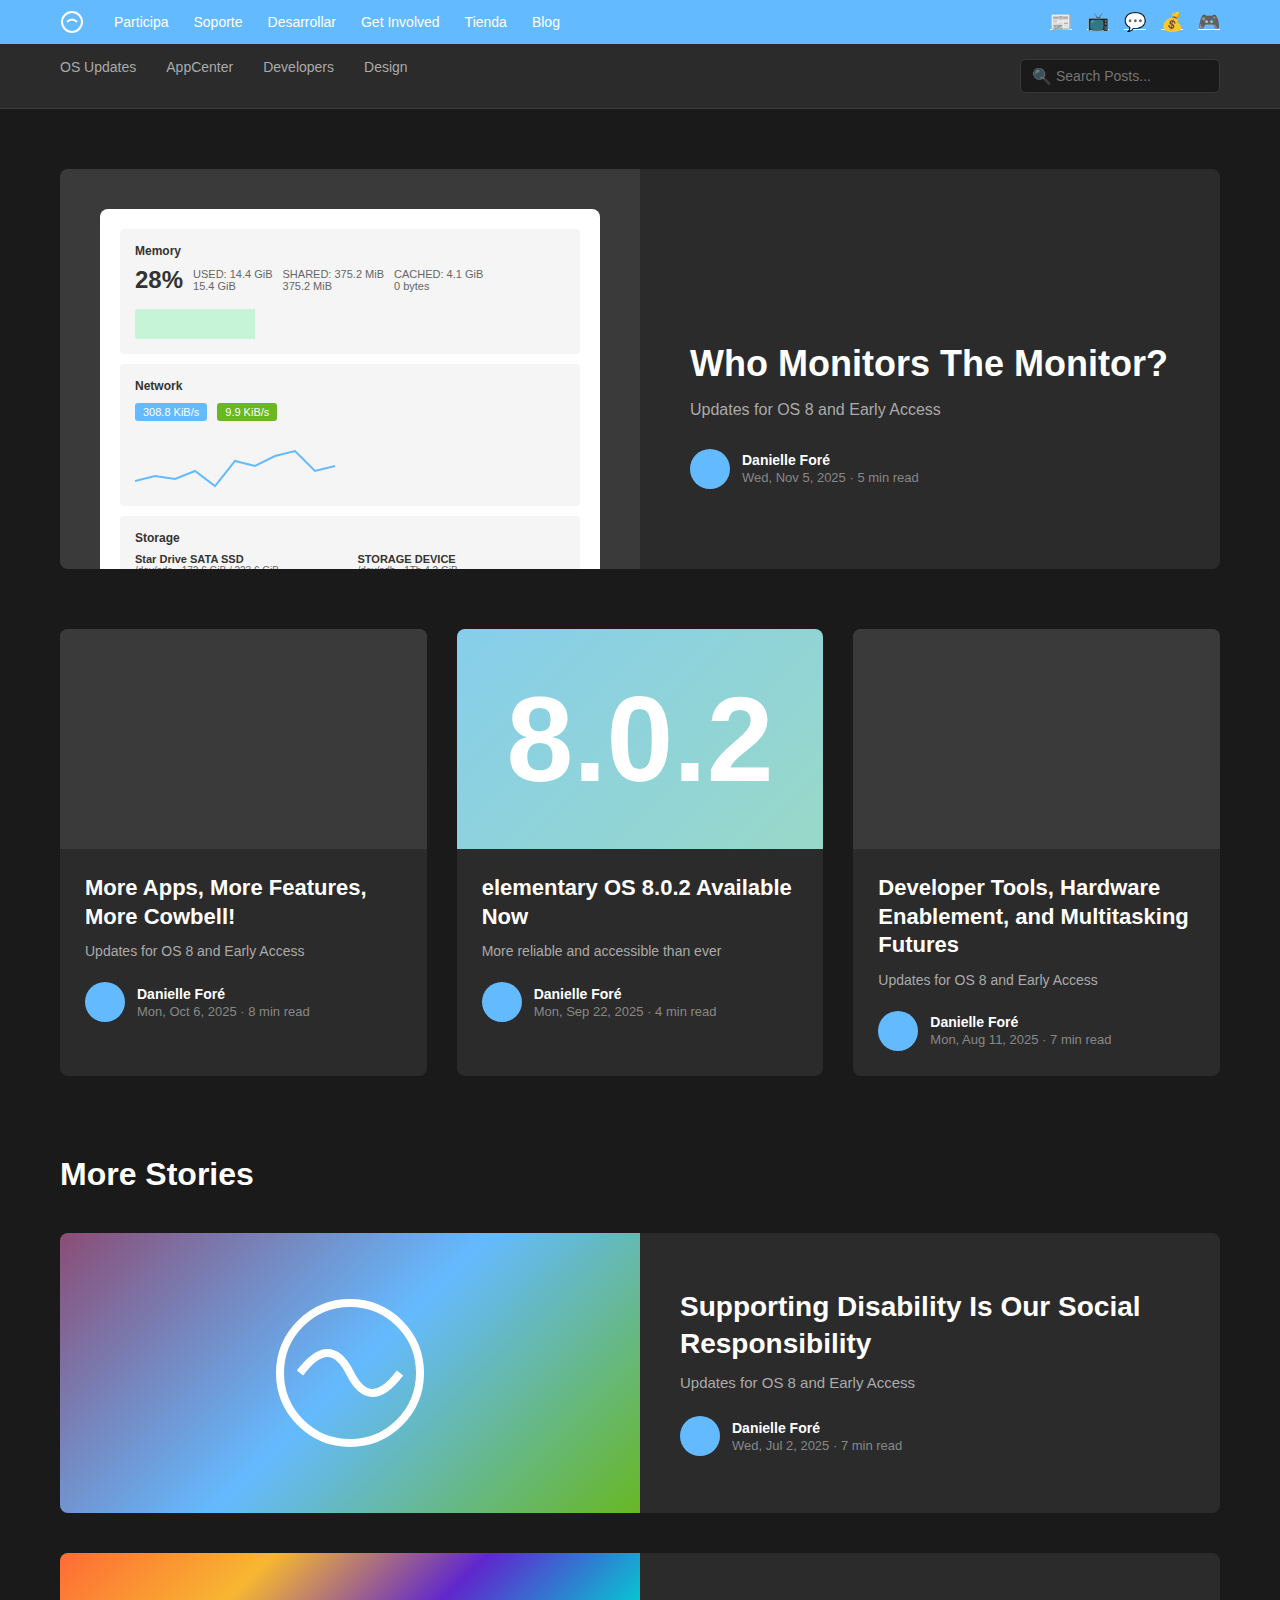
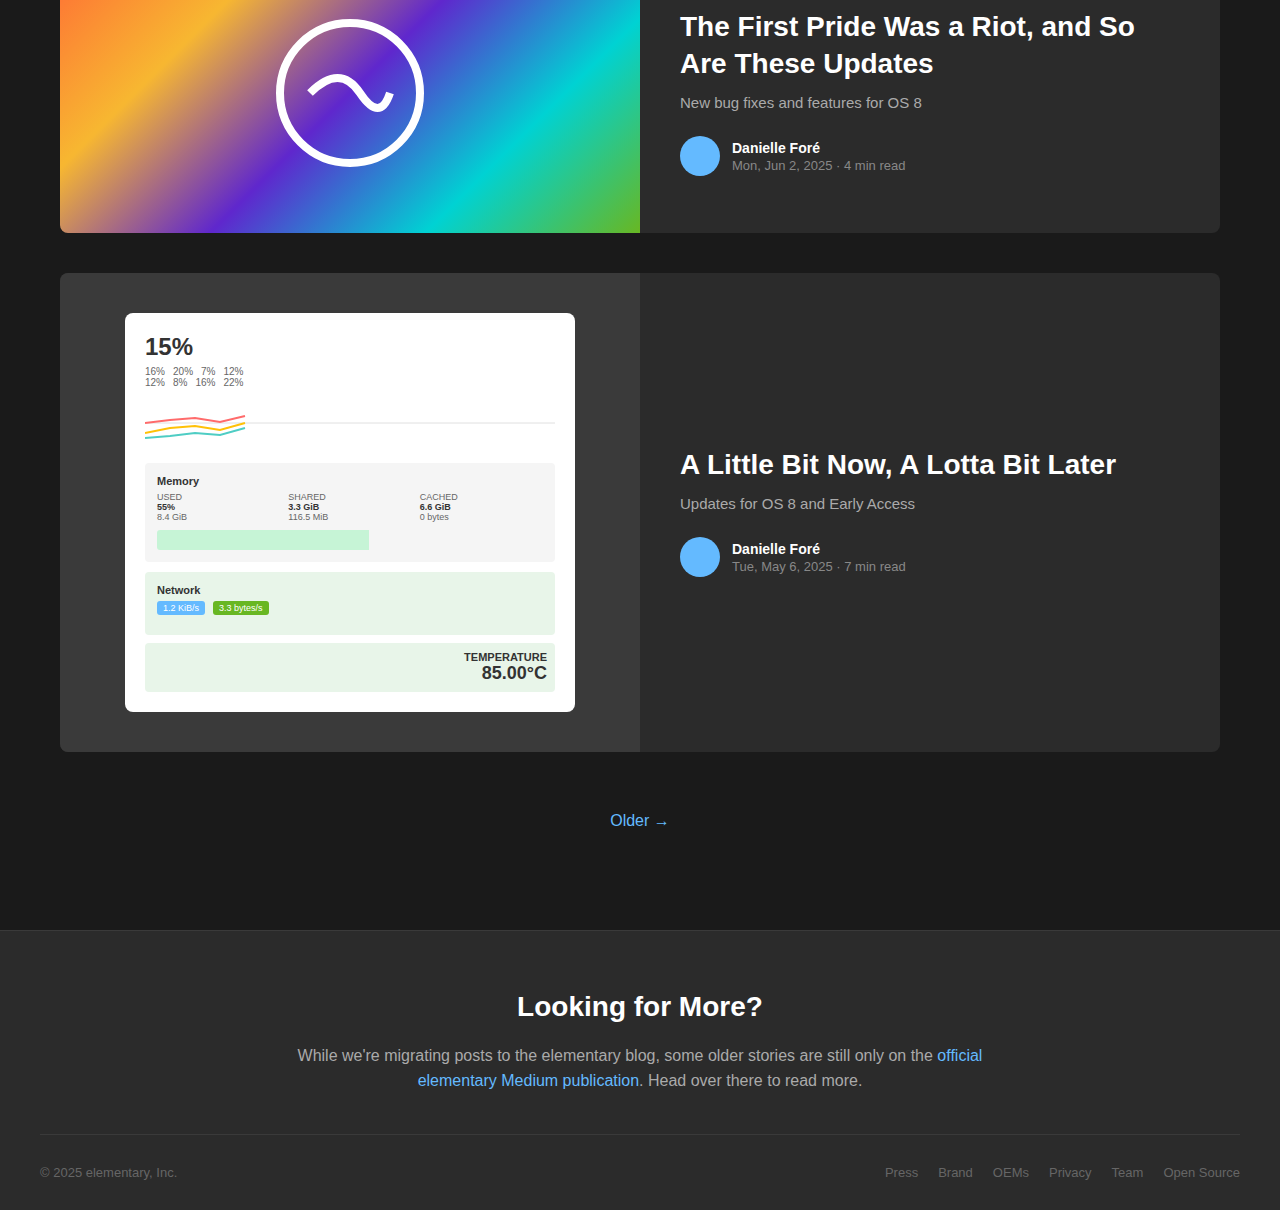
<file: blog/blog.html>
<!DOCTYPE html>
<html lang="en">
  <head>
    <meta charset="UTF-8" />
    <meta name="viewport" content="width=device-width, initial-scale=1.0" />
    <title>elementary Blog</title>
    <link rel="stylesheet" href="blog.css" />
    <style></style>
  </head>
  <body>
    <!-- Top Navigation -->
    <nav class="top-nav">
      <div class="top-nav-content">
        <a href="#" class="logo">
          <svg viewBox="0 0 24 24" fill="currentColor">
            <circle
              cx="12"
              cy="12"
              r="10"
              fill="none"
              stroke="currentColor"
              stroke-width="2"
            />
            <path
              d="M7 12 Q12 7, 17 12"
              fill="none"
              stroke="currentColor"
              stroke-width="2"
            />
          </svg>
        </a>
        <ul class="top-nav-links">
                    
                    <li><a  href="/EquipoWeb/Get Involved/30oct2025equipo.html">Participa</a></li>
                    


             <li><a  href="/EquipoWeb/soporte/diseño.html">Soporte</a></li>
          <li><a  href="/EquipoWeb/desarrollo/index.html" target="_self">Desarrollar</a></li>
          <li><a href="#">Get Involved</a></li>
          <li><a  href="/EquipoWeb/store/store.html" target="_self">Tienda</a></li>
                    <li><a  href="/EquipoWeb/blog/blog.html" target="_self">Blog</a></li>
        </ul>
        <div class="social-icons">
          <a href="#">📰</a>
          <a href="#">📺</a>
          <a href="#">💬</a>
          <a href="#">💰</a>
          <a href="#">🎮</a>
        </div>
      </div>
    </nav>

    <!-- Secondary Navigation -->
    <nav class="secondary-nav">
      <div class="secondary-nav-content">
        <a href="#">OS Updates</a>
        <a href="#">AppCenter</a>
        <a href="#">Developers</a>
        <a href="#">Design</a>
        <div class="search-box">
          <input type="text" placeholder="Search Posts..." />
        </div>
      </div>
    </nav>

    <!-- Hero Section -->
    <section class="hero">
      <div class="hero-card">
        <div class="hero-image">
          <div class="monitor-graphic">
            <div
              style="
                background: #f5f5f5;
                border-radius: 4px;
                padding: 15px;
                margin-bottom: 10px;
              "
            >
              <div
                style="
                  font-size: 12px;
                  font-weight: 600;
                  color: #333;
                  margin-bottom: 8px;
                "
              >
                Memory
              </div>
              <div
                style="
                  display: flex;
                  gap: 10px;
                  align-items: center;
                  margin-bottom: 15px;
                "
              >
                <div style="font-size: 24px; font-weight: 700; color: #333">
                  28%
                </div>
                <div style="font-size: 11px; color: #666">
                  <div>USED: 14.4 GiB</div>
                  <div>15.4 GiB</div>
                </div>
                <div style="font-size: 11px; color: #666">
                  <div>SHARED: 375.2 MiB</div>
                  <div>375.2 MiB</div>
                </div>
                <div style="font-size: 11px; color: #666">
                  <div>CACHED: 4.1 GiB</div>
                  <div>0 bytes</div>
                </div>
              </div>
              <div
                style="
                  height: 30px;
                  background: linear-gradient(
                    to right,
                    #c6f4d6 28%,
                    #f5f5f5 28%
                  );
                  border-radius: 3px;
                "
              ></div>
            </div>
            <div
              style="
                background: #f5f5f5;
                border-radius: 4px;
                padding: 15px;
                margin-bottom: 10px;
              "
            >
              <div
                style="
                  font-size: 12px;
                  font-weight: 600;
                  color: #333;
                  margin-bottom: 10px;
                "
              >
                Network
              </div>
              <div style="display: flex; gap: 10px; margin-bottom: 10px">
                <span
                  style="
                    background: #64baff;
                    color: white;
                    padding: 3px 8px;
                    border-radius: 3px;
                    font-size: 11px;
                  "
                  >308.8 KiB/s</span
                >
                <span
                  style="
                    background: #68b723;
                    color: white;
                    padding: 3px 8px;
                    border-radius: 3px;
                    font-size: 11px;
                  "
                  >9.9 KiB/s</span
                >
              </div>
              <div style="height: 60px; position: relative">
                <svg width="100%" height="100%" style="display: block">
                  <polyline
                    points="0,50 20,45 40,48 60,40 80,55 100,30 120,35 140,25 160,20 180,40 200,35"
                    fill="none"
                    stroke="#64baff"
                    stroke-width="2"
                  />
                </svg>
              </div>
            </div>
            <div style="background: #f5f5f5; border-radius: 4px; padding: 15px">
              <div
                style="
                  font-size: 12px;
                  font-weight: 600;
                  color: #333;
                  margin-bottom: 8px;
                "
              >
                Storage
              </div>
              <div style="display: flex; gap: 15px">
                <div style="flex: 1">
                  <div style="font-size: 11px; font-weight: 600; color: #333">
                    Star Drive SATA SSD
                  </div>
                  <div style="font-size: 10px; color: #666">
                    /dev/sda - 172.6 GiB / 223.6 GiB
                  </div>
                </div>
                <div style="flex: 1">
                  <div style="font-size: 11px; font-weight: 600; color: #333">
                    STORAGE DEVICE
                  </div>
                  <div style="font-size: 10px; color: #666">
                    /dev/sdb - 1Tb 4.2 GiB
                  </div>
                  <div style="font-size: 10px; color: #666">not mounted</div>
                </div>
              </div>
            </div>
          </div>
        </div>
        <div class="hero-content">
          <h1 class="hero-title">Who Monitors The Monitor?</h1>
          <p class="hero-subtitle">Updates for OS 8 and Early Access</p>
          <div class="author-info">
            <div class="author-avatar"></div>
            <div class="author-details">
              <div class="author-name">Danielle Foré</div>
              <div class="post-meta">Wed, Nov 5, 2025 · 5 min read</div>
            </div>
          </div>
        </div>
      </div>
    </section>

    <!-- Featured Posts -->
    <section class="featured-posts">
      <div class="post-card">
        <div class="post-thumbnail">
          <img
            src="data:image/svg+xml,%3Csvg xmlns='http://www.w3.org/2000/svg' viewBox='0 0 400 300'%3E%3Crect fill='%233a3a3a' width='400' height='300'/%3E%3C/svg%3E"
            alt="Map"
          />
        </div>
        <div class="post-content">
          <h3 class="post-title">More Apps, More Features, More Cowbell!</h3>
          <p class="post-description">Updates for OS 8 and Early Access</p>
          <div class="author-info">
            <div class="author-avatar"></div>
            <div class="author-details">
              <div class="author-name">Danielle Foré</div>
              <div class="post-meta">Mon, Oct 6, 2025 · 8 min read</div>
            </div>
          </div>
        </div>
      </div>

      <div class="post-card">
        <div
          class="post-thumbnail"
          style="
            background: linear-gradient(135deg, #87ceeb, #98d8c8);
            display: flex;
            align-items: center;
            justify-content: center;
            font-size: 120px;
            color: white;
            font-weight: 900;
          "
        >
          8.0.2
        </div>
        <div class="post-content">
          <h3 class="post-title">elementary OS 8.0.2 Available Now</h3>
          <p class="post-description">More reliable and accessible than ever</p>
          <div class="author-info">
            <div class="author-avatar"></div>
            <div class="author-details">
              <div class="author-name">Danielle Foré</div>
              <div class="post-meta">Mon, Sep 22, 2025 · 4 min read</div>
            </div>
          </div>
        </div>
      </div>

      <div class="post-card">
        <div class="post-thumbnail">
          <img
            src="data:image/svg+xml,%3Csvg xmlns='http://www.w3.org/2000/svg' viewBox='0 0 400 300'%3E%3Crect fill='%233a3a3a' width='400' height='300'/%3E%3C/svg%3E"
            alt="Desktop"
          />
        </div>
        <div class="post-content">
          <h3 class="post-title">
            Developer Tools, Hardware Enablement, and Multitasking Futures
          </h3>
          <p class="post-description">Updates for OS 8 and Early Access</p>
          <div class="author-info">
            <div class="author-avatar"></div>
            <div class="author-details">
              <div class="author-name">Danielle Foré</div>
              <div class="post-meta">Mon, Aug 11, 2025 · 7 min read</div>
            </div>
          </div>
        </div>
      </div>
    </section>

    <!-- More Stories -->
    <section class="more-stories">
      <h2 class="section-title">More Stories</h2>
      <div class="stories-grid">
        <div class="story-card">
          <div class="story-image gradient-bg-1">
            <svg width="200" height="200" viewBox="0 0 100 100" fill="none">
              <circle cx="50" cy="50" r="35" stroke="white" stroke-width="4" />
              <path
                d="M25 50 Q40 30, 50 50 Q60 70, 75 50"
                stroke="white"
                stroke-width="4"
                fill="none"
              />
            </svg>
          </div>
          <div class="story-content">
            <h3 class="story-title">
              Supporting Disability Is Our Social Responsibility
            </h3>
            <p class="story-subtitle">Updates for OS 8 and Early Access</p>
            <div class="author-info">
              <div class="author-avatar"></div>
              <div class="author-details">
                <div class="author-name">Danielle Foré</div>
                <div class="post-meta">Wed, Jul 2, 2025 · 7 min read</div>
              </div>
            </div>
          </div>
        </div>

        <div class="story-card">
          <div class="story-image gradient-bg-2">
            <svg width="200" height="200" viewBox="0 0 100 100" fill="none">
              <circle cx="50" cy="50" r="35" stroke="white" stroke-width="4" />
              <path
                d="M30 50 Q45 35, 55 50 Q65 65, 70 50"
                stroke="white"
                stroke-width="4"
                fill="none"
              />
            </svg>
          </div>
          <div class="story-content">
            <h3 class="story-title">
              The First Pride Was a Riot, and So Are These Updates
            </h3>
            <p class="story-subtitle">New bug fixes and features for OS 8</p>
            <div class="author-info">
              <div class="author-avatar"></div>
              <div class="author-details">
                <div class="author-name">Danielle Foré</div>
                <div class="post-meta">Mon, Jun 2, 2025 · 4 min read</div>
              </div>
            </div>
          </div>
        </div>

        <div class="story-card">
          <div class="story-image">
            <div
              style="
                background: white;
                border-radius: 8px;
                padding: 20px;
                width: 90%;
              "
            >
              <div style="margin-bottom: 15px">
                <div style="font-size: 24px; font-weight: 700; color: #333">
                  15%
                </div>
                <div
                  style="
                    display: flex;
                    gap: 8px;
                    font-size: 10px;
                    color: #666;
                    margin-top: 5px;
                  "
                >
                  <span>16%</span><span>20%</span><span>7%</span
                  ><span>12%</span>
                </div>
                <div
                  style="display: flex; gap: 8px; font-size: 10px; color: #666"
                >
                  <span>12%</span><span>8%</span><span>16%</span
                  ><span>22%</span>
                </div>
                <div style="height: 50px; margin-top: 10px; position: relative">
                  <svg width="100%" height="100%">
                    <line
                      x1="0"
                      y1="25"
                      x2="100%"
                      y2="25"
                      stroke="#e0e0e0"
                      stroke-width="1"
                    />
                    <polyline
                      points="0,35 25,30 50,28 75,32 100,25"
                      fill="none"
                      stroke="#ffc107"
                      stroke-width="2"
                    />
                    <polyline
                      points="0,25 25,22 50,20 75,24 100,18"
                      fill="none"
                      stroke="#ff6b6b"
                      stroke-width="2"
                    />
                    <polyline
                      points="0,40 25,38 50,35 75,37 100,30"
                      fill="none"
                      stroke="#4ecdc4"
                      stroke-width="2"
                    />
                  </svg>
                </div>
              </div>
              <div
                style="
                  background: #f5f5f5;
                  border-radius: 4px;
                  padding: 12px;
                  margin-bottom: 10px;
                "
              >
                <div
                  style="
                    font-size: 11px;
                    font-weight: 600;
                    color: #333;
                    margin-bottom: 5px;
                  "
                >
                  Memory
                </div>
                <div
                  style="
                    display: grid;
                    grid-template-columns: repeat(3, 1fr);
                    gap: 8px;
                    font-size: 9px;
                    color: #666;
                    margin-bottom: 8px;
                  "
                >
                  <div>
                    <div>USED</div>
                    <div style="font-weight: 600; color: #333">55%</div>
                    <div>8.4 GiB</div>
                  </div>
                  <div>
                    <div>SHARED</div>
                    <div style="font-weight: 600; color: #333">3.3 GiB</div>
                    <div>116.5 MiB</div>
                  </div>
                  <div>
                    <div>CACHED</div>
                    <div style="font-weight: 600; color: #333">6.6 GiB</div>
                    <div>0 bytes</div>
                  </div>
                </div>
                <div
                  style="
                    height: 20px;
                    background: linear-gradient(
                      to right,
                      #c6f4d6 55%,
                      #f5f5f5 55%
                    );
                    border-radius: 3px;
                  "
                ></div>
              </div>
              <div
                style="background: #e8f5e9; border-radius: 4px; padding: 12px"
              >
                <div
                  style="
                    font-size: 11px;
                    font-weight: 600;
                    color: #333;
                    margin-bottom: 5px;
                  "
                >
                  Network
                </div>
                <div style="display: flex; gap: 8px; margin-bottom: 8px">
                  <span
                    style="
                      background: #64baff;
                      color: white;
                      padding: 2px 6px;
                      border-radius: 3px;
                      font-size: 9px;
                    "
                    >1.2 KiB/s</span
                  >
                  <span
                    style="
                      background: #68b723;
                      color: white;
                      padding: 2px 6px;
                      border-radius: 3px;
                      font-size: 9px;
                    "
                    >3.3 bytes/s</span
                  >
                </div>
              </div>
              <div
                style="
                  background: #e8f5e9;
                  border-radius: 4px;
                  padding: 8px;
                  margin-top: 8px;
                  text-align: right;
                "
              >
                <div style="font-size: 11px; font-weight: 600; color: #333">
                  TEMPERATURE
                </div>
                <div style="font-size: 18px; font-weight: 700; color: #333">
                  85.00°C
                </div>
              </div>
            </div>
          </div>
          <div class="story-content">
            <h3 class="story-title">A Little Bit Now, A Lotta Bit Later</h3>
            <p class="story-subtitle">Updates for OS 8 and Early Access</p>
            <div class="author-info">
              <div class="author-avatar"></div>
              <div class="author-details">
                <div class="author-name">Danielle Foré</div>
                <div class="post-meta">Tue, May 6, 2025 · 7 min read</div>
              </div>
            </div>
          </div>
        </div>
      </div>
    </section>

    <!-- Pagination -->
    <div class="pagination">
      <a href="#">Older →</a>
    </div>

    <!-- Footer -->
    <footer class="footer">
      <div class="footer-content">
        <h3 class="footer-title">Looking for More?</h3>
        <p class="footer-text">
          While we're migrating posts to the elementary blog, some older stories
          are still only on the
          <a href="#" class="footer-link"
            >official elementary Medium publication</a
          >. Head over there to read more.
        </p>
        <div class="footer-bottom">
          <div>© 2025 elementary, Inc.</div>
          <div class="footer-links">
            <a href="#">Press</a>
            <a href="#">Brand</a>
            <a href="#">OEMs</a>
            <a href="#">Privacy</a>
            <a href="#">Team</a>
            <a href="#">Open Source</a>
          </div>
        </div>
      </div>
    </footer>
  </body>
</html>
</file>
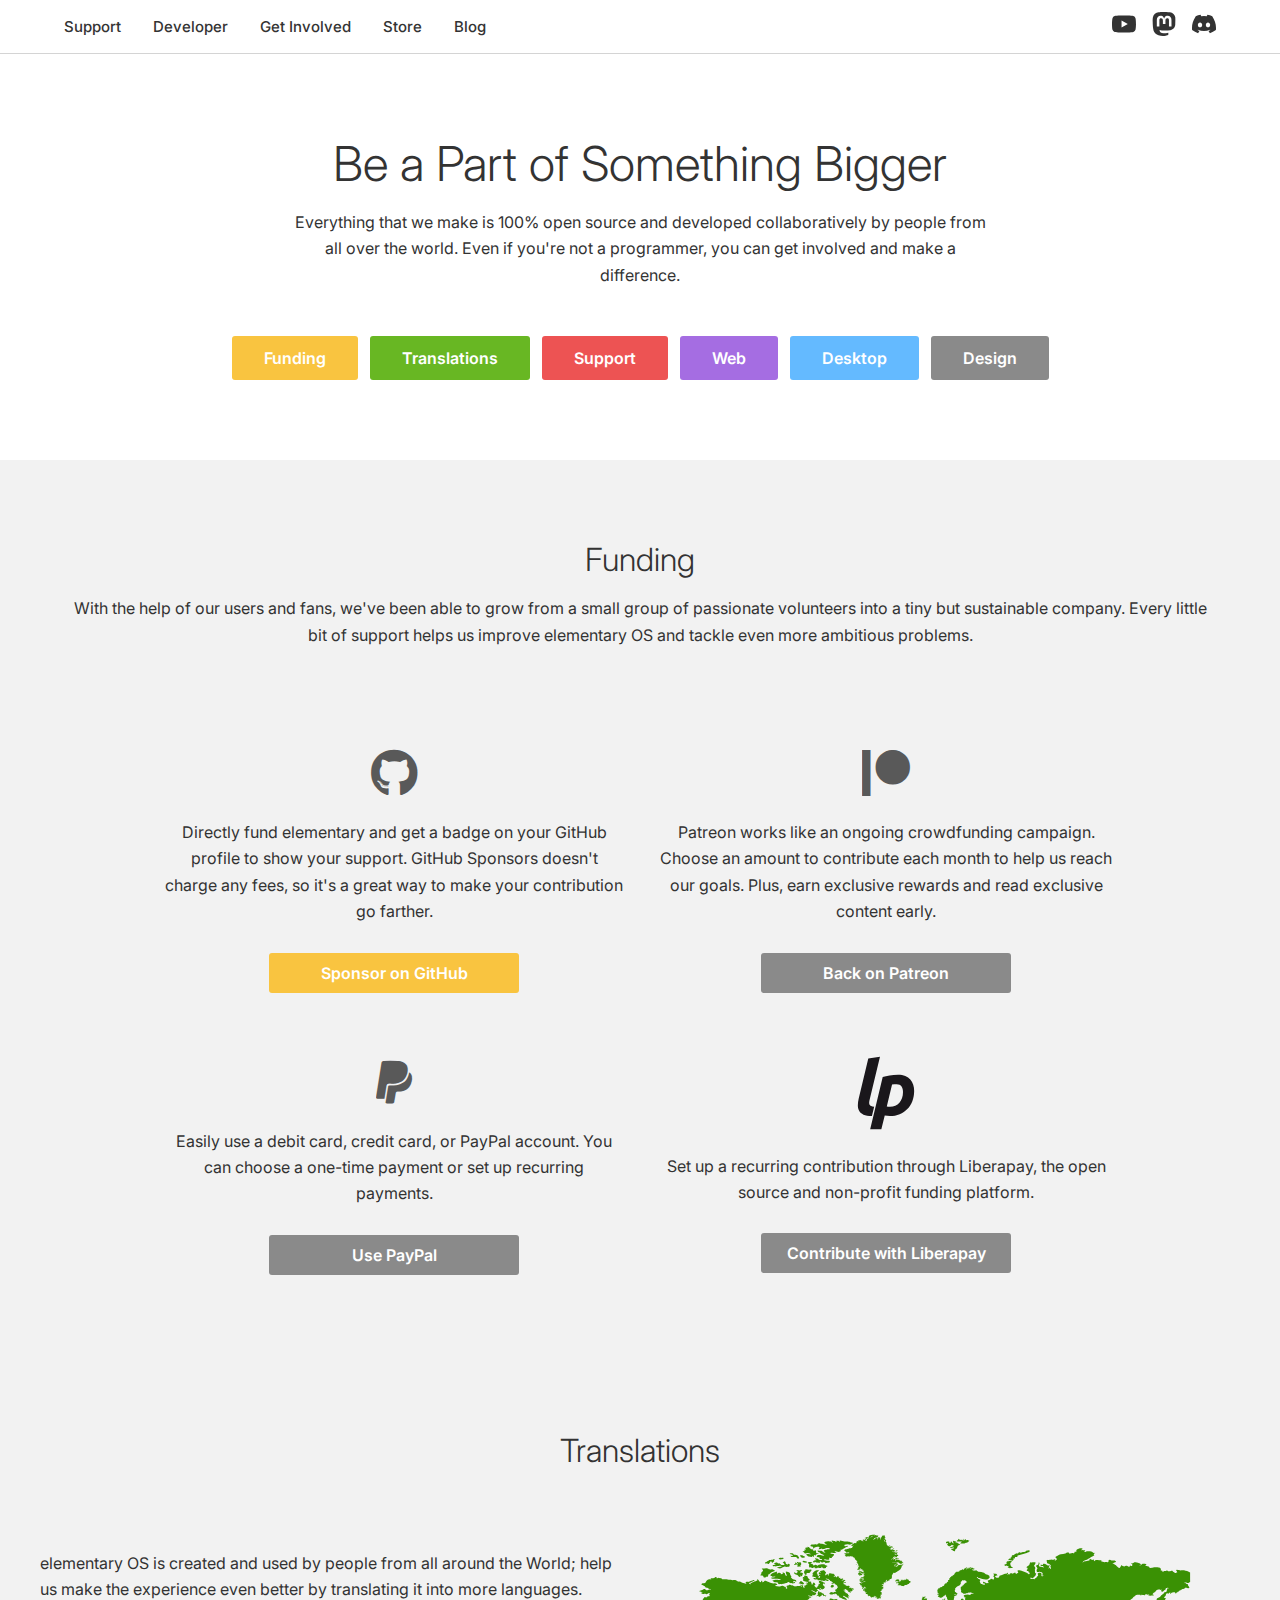
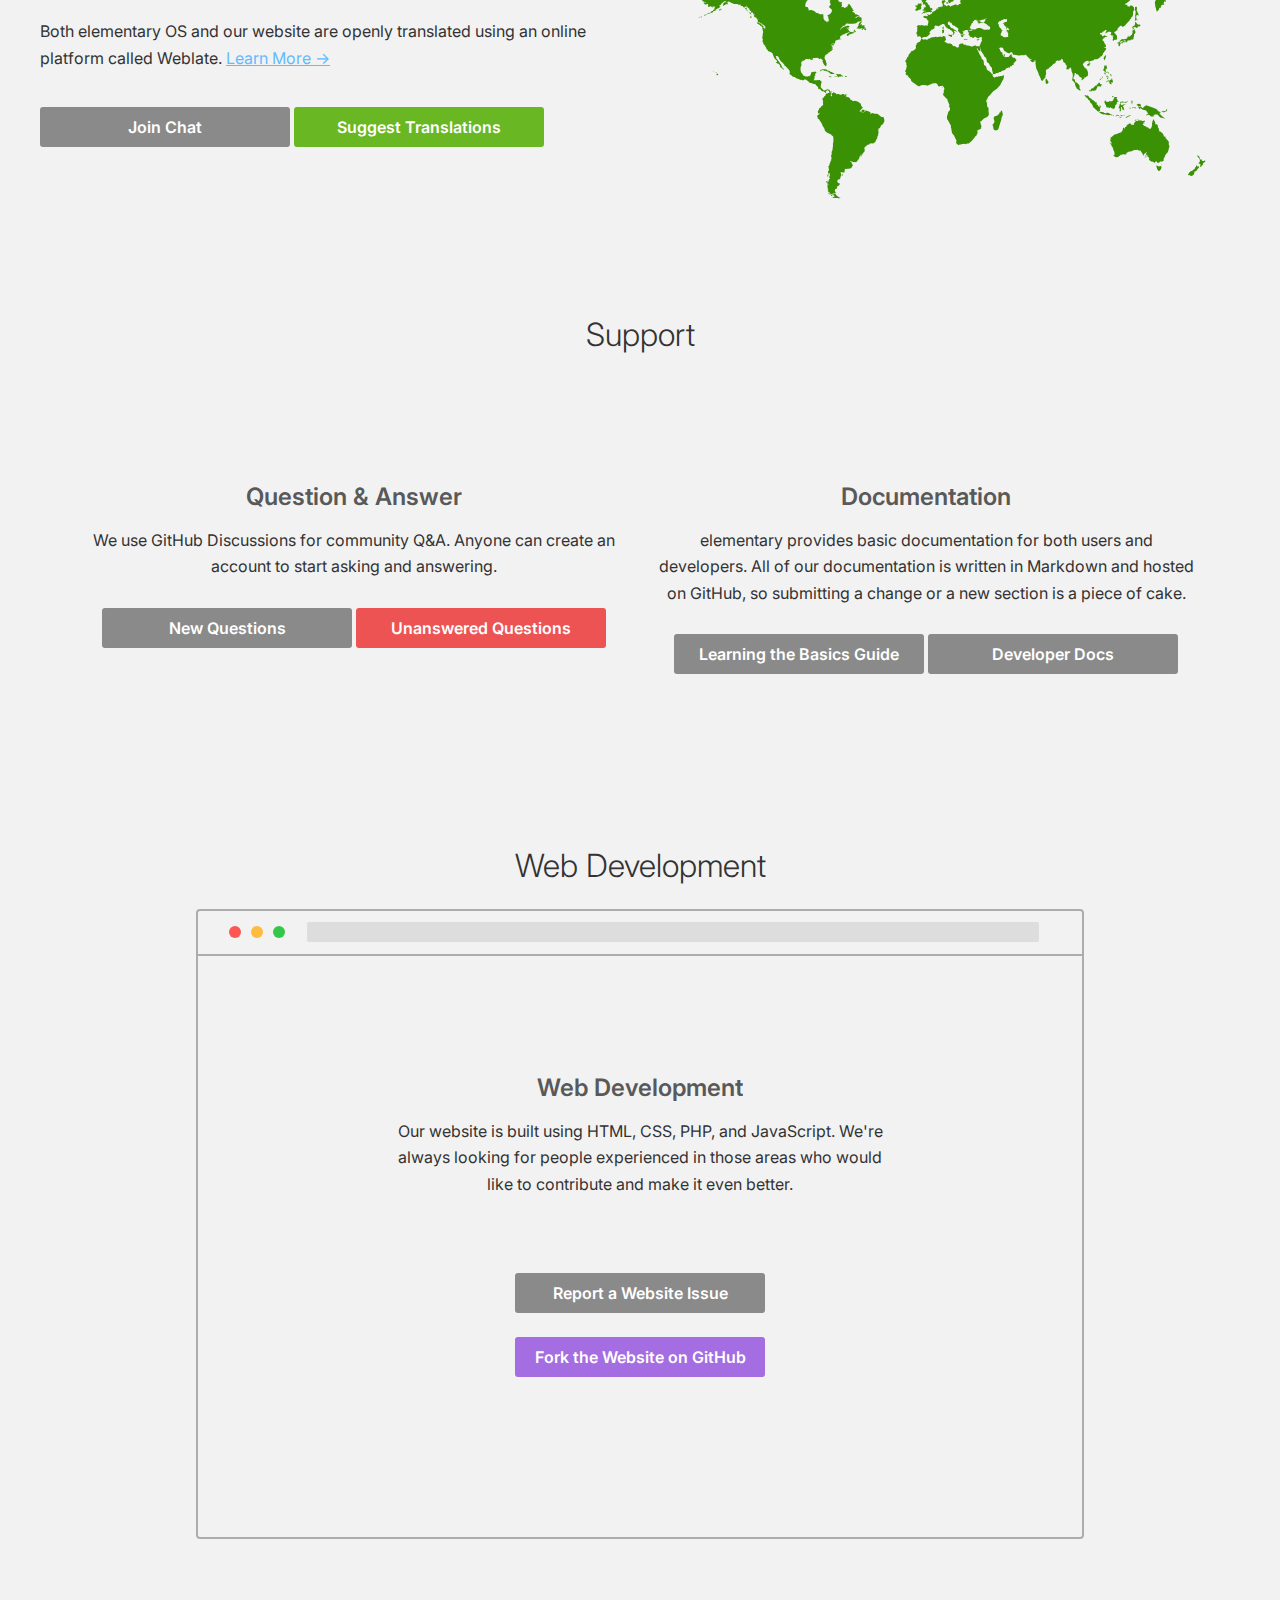
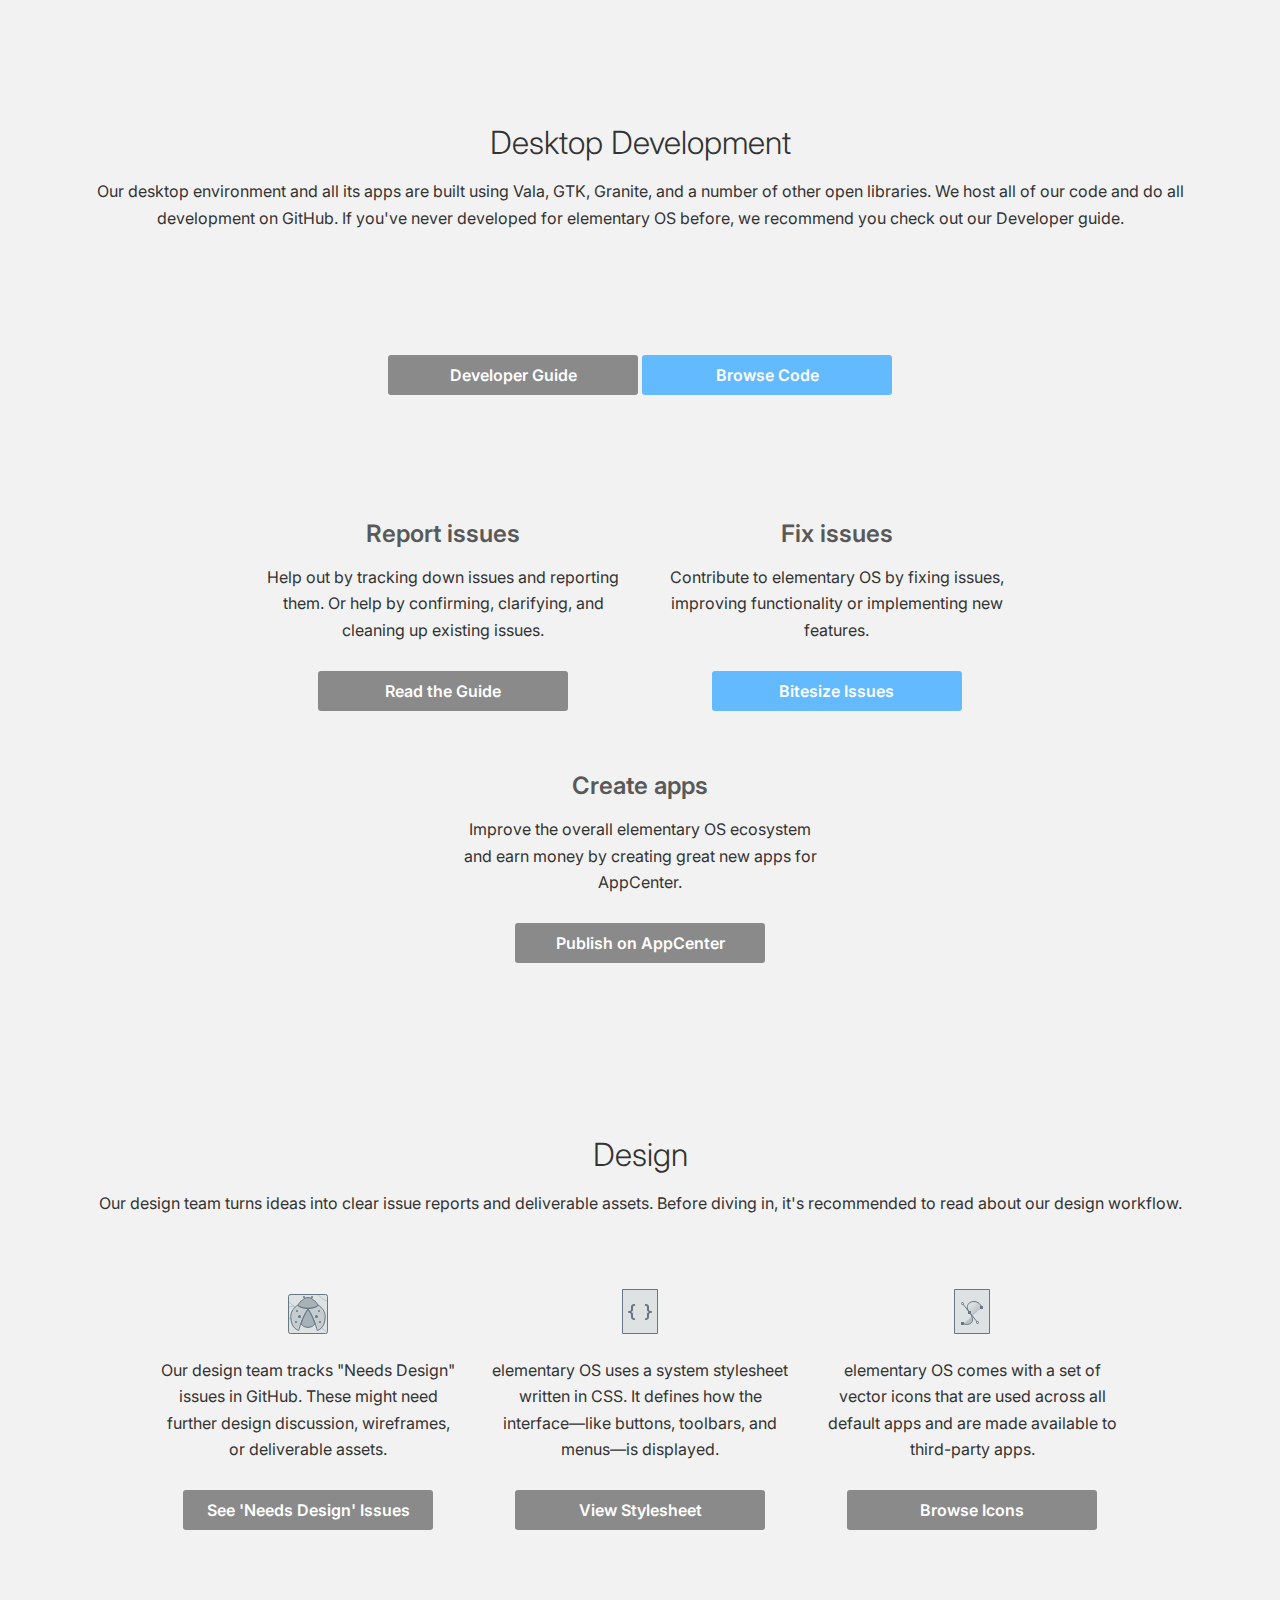
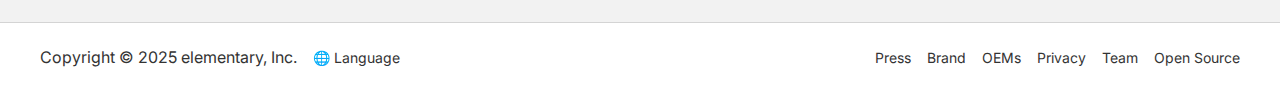
<file: Get Involved/30oct2025equipo.html>
<!DOCTYPE html>
<html lang="en">
<head>
    <meta charset="UTF-8">
    <meta name="viewport" content="width=device-width, initial-scale=1.0">
    <title>Get Involved - elementary</title>
    <link rel="stylesheet" href="Get estilo.css">
    <link rel="stylesheet" href="https://cdnjs.cloudflare.com/ajax/libs/font-awesome/6.0.0/css/all.min.css">
</head>
<body>
    <header>
        <nav>
            <a href="#" class="logo"></a>
            <div class="main-nav">
                <a href="#">Support</a>
                <a href="#">Developer</a>
                <a href="#">Get Involved</a>
                <a href="#">Store</a>
                <a href="#">Blog</a>
            </div>
            <div class="social-icons">
                <a href="https://youtube.com/user/elementaryproject" title="YouTube" target="_blank" rel="noopener">
                    <svg xmlns="http://www.w3.org/2000/svg" width="24" height="24" viewBox="0 0 24 24" fill="currentColor">
                        <path d="M23.498 6.186a3.016 3.016 0 0 0-2.122-2.136C19.505 3.545 12 3.545 12 3.545s-7.505 0-9.377.505A3.017 3.017 0 0 0 .502 6.186C0 8.07 0 12 0 12s0 3.93.502 5.814a3.016 3.016 0 0 0 2.122 2.136c1.871.505 9.376.505 9.376.505s7.505 0 9.377-.505a3.015 3.015 0 0 0 2.122-2.136C24 15.93 24 12 24 12s0-3.93-.502-5.814zM9.545 15.568V8.432L15.818 12l-6.273 3.568z"/>
                    </svg>
                </a>
                <a href="https://mastodon.social/@elementary" title="Mastodon" target="_blank" rel="noopener">
                    <svg xmlns="http://www.w3.org/2000/svg" width="24" height="24" viewBox="0 0 24 24" fill="currentColor">
                        <path d="M23.268 5.313c-.35-2.578-2.617-4.61-5.304-5.004C17.51.242 15.792 0 11.813 0h-.03c-3.98 0-4.835.242-5.288.309C3.882.692 1.496 2.518.917 5.127.64 6.412.61 7.837.661 9.143c.074 1.874.088 3.745.26 5.611.118 1.24.325 2.47.62 3.68.55 2.237 2.777 4.098 4.96 4.857 2.336.792 4.849.923 7.256.38.265-.061.527-.132.786-.213.585-.184 1.27-.39 1.774-.753a.057.057 0 0 0 .023-.043v-1.809a.052.052 0 0 0-.02-.041.053.053 0 0 0-.046-.01 20.282 20.282 0 0 1-4.709.545c-2.73 0-3.463-1.284-3.674-1.818a5.593 5.593 0 0 1-.319-1.433.053.053 0 0 1 .066-.054c1.517.363 3.072.546 4.632.546.376 0 .75 0 1.125-.01 1.57-.044 3.224-.124 4.768-.422.038-.008.077-.015.11-.024 2.435-.464 4.753-1.92 4.989-5.604.008-.145.03-1.52.03-1.67.002-.512.167-3.63-.024-5.545zm-3.748 9.195h-2.561V8.29c0-1.309-.55-1.976-1.67-1.976-1.23 0-1.846.79-1.846 2.35v3.403h-2.546V8.663c0-1.56-.617-2.35-1.848-2.35-1.112 0-1.668.668-1.67 1.977v6.218H4.822V8.102c0-1.31.337-2.35 1.011-3.12.696-.77 1.608-1.164 2.74-1.164 1.311 0 2.302.5 2.9 1.498l.638 1.06.638-1.06c.66-.999 1.65-1.498 2.96-1.498 1.13 0 2.043.395 2.74 1.164.675.77 1.012 1.81 1.012 3.12z"/>
                    </svg>
                </a>
                <a href="https://discord.gg/pCenUBu" title="Discord" target="_blank" rel="noopener">
                    <svg xmlns="http://www.w3.org/2000/svg" width="24" height="24" viewBox="0 0 24 24" fill="currentColor">
                        <path d="M20.317 4.37a19.791 19.791 0 0 0-4.885-1.515.074.074 0 0 0-.079.037c-.21.375-.444.864-.608 1.25a18.27 18.27 0 0 0-5.487 0 12.64 12.64 0 0 0-.617-1.25.077.077 0 0 0-.079-.037A19.736 19.736 0 0 0 3.677 4.37a.07.07 0 0 0-.032.027C.533 9.046-.32 13.58.099 18.057a.082.082 0 0 0 .031.057 19.9 19.9 0 0 0 5.993 3.03.078.078 0 0 0 .084-.028 14.09 14.09 0 0 0 1.226-1.994.076.076 0 0 0-.041-.106 13.107 13.107 0 0 1-1.872-.892.077.077 0 0 1-.008-.128 10.2 10.2 0 0 0 .372-.292.074.074 0 0 1 .077-.01c3.928 1.793 8.18 1.793 12.062 0a.074.074 0 0 1 .078.01c.12.098.246.198.373.292a.077.077 0 0 1-.006.127 12.299 12.299 0 0 1-1.873.892.077.077 0 0 0-.041.107c.36.698.772 1.362 1.225 1.993a.076.076 0 0 0 .084.028 19.839 19.839 0 0 0 6.002-3.03.077.077 0 0 0 .032-.054c.5-5.177-.838-9.674-3.549-13.66a.061.061 0 0 0-.031-.03zM8.02 15.33c-1.183 0-2.157-1.085-2.157-2.419 0-1.333.956-2.419 2.157-2.419 1.21 0 2.176 1.096 2.157 2.42 0 1.333-.956 2.418-2.157 2.418zm7.975 0c-1.183 0-2.157-1.085-2.157-2.419 0-1.333.955-2.419 2.157-2.419 1.21 0 2.176 1.096 2.157 2.42 0 1.333-.946 2.418-2.157 2.418z"/>
                    </svg>
                </a>
            </div>
        </nav>
    </header>

    <section class="hero">
        <h1>Be a Part of Something Bigger</h1>
        <p style="max-width: 700px; margin: 0 auto;">Everything that we make is 100% open source and developed collaboratively by people from all over the world. Even if you're not a programmer, you can get involved and make a difference.</p>

        <div class="category-buttons">
            <a href="#funding" class="category-btn funding">Funding</a>
            <a href="#translations" class="category-btn translations">Translations</a>
            <a href="#support" class="category-btn support">Support</a>
            <a href="#web-development" class="category-btn web">Web</a>
            <a href="#desktop-development" class="category-btn desktop">Desktop</a>
            <a href="#design" class="category-btn design">Design</a>
        </div>
    </section>

    <section id="funding">
        <div class="row">
            <h2>Funding</h2>
            <p>With the help of our users and fans, we've been able to grow from a small group of passionate volunteers into a tiny but sustainable company. Every little bit of support helps us improve elementary OS and tackle even more ambitious problems.</p>
        </div>
        <div class="funding-grid">
            <div class="funding-item">
                <h3><i class="fab fa-github"></i></h3>
                <p>Directly fund elementary and get a badge on your GitHub profile to show your support. GitHub Sponsors doesn't charge any fees, so it's a great way to make your contribution go farther.</p>
                <a href="#" class="button flat suggested-action">Sponsor on GitHub</a>
            </div>
            <div class="funding-item">
                <h3><i class="fab fa-patreon"></i></h3>
                <p>Patreon works like an ongoing crowdfunding campaign. Choose an amount to contribute each month to help us reach our goals. Plus, earn exclusive rewards and read exclusive content early.</p>
                <a href="#" class="button flat secondary-action">Back on Patreon</a>
            </div>
            <div class="funding-item">
                <h3><i class="fab fa-paypal"></i></h3>
                <p>Easily use a debit card, credit card, or PayPal account. You can choose a one-time payment or set up recurring payments.</p>
                <a href="#" class="button flat secondary-action">Use PayPal</a>
            </div>
            <div class="funding-item">
                <img class="imagen-libaripay" width="80px" src="liberapay_logo_black.svg">
                <p>Set up a recurring contribution through Liberapay, the open source and non-profit funding platform.</p>
                <a href="#" class="button flat secondary-action">Contribute with Liberapay</a>
            </div>
        </div>
    </section>

    <section id="translations">
        <div class="row">
            <h2>Translations</h2>
        </div>
        <div class="translations-content">
            <div class="translations-text">
                <p>elementary OS is created and used by people from all around the World; help us make the experience even better by translating it into more languages.</p>
                <p>Both elementary OS and our website are openly translated using an online platform called Weblate. <a href="#" style="color: #64baff;">Learn More →</a></p>
                <div style="margin-top: 24px;">
                    <a href="#" class="button flat secondary-action">Join Chat</a>
                    <a href="#" class="button flat suggested-action">Suggest Translations</a>
                </div>
            </div>
            <div class="translations-map">
                <img src="translations.svg" alt="Translation map">
            </div>
        </div>
    </section>

    <section id="support">
        <div class="row">
            <h2>Support</h2>
        </div>
        <div class="grid">
            <div class="half">
                <h3>Question &amp; Answer</h3>
                <p>We use GitHub Discussions for community Q&amp;A. Anyone can create an account to start asking and answering.</p>
                <a href="#" class="button flat secondary-action">New Questions</a>
                <a href="#" class="button flat suggested-action">Unanswered Questions</a>
            </div>
            <div class="half">
                <h3>Documentation</h3>
                <p>elementary provides basic documentation for both users and developers. All of our documentation is written in Markdown and hosted on GitHub, so submitting a change or a new section is a piece of cake.</p>
                <a href="#" class="button flat secondary-action">Learning the Basics Guide</a>
                <a href="#" class="button flat secondary-action">Developer Docs</a>
            </div>
        </div>
    </section>

    <section id="web-development">
        <div class="row">
            <h2>Web Development</h2>
            <div class="web-browser">
                <div id="toolbar">
                    <div id="controls">
                        <span class="close"></span>
                        <span class="minimize"></span>
                        <span class="maximize"></span>
                    </div>
                    <div id="search-bar"></div>
                </div>
                <h3>Web Development</h3>
                <p>Our website is built using HTML, CSS, PHP, and JavaScript. We're always looking for people experienced in those areas who would like to contribute and make it even better.</p>
                <div class="row">
                    <a href="#" class="button flat secondary-action">Report a Website Issue</a>
                    <a href="#" class="button flat suggested-action">Fork the Website on GitHub</a>
                </div>
            </div>
        </div>
    </section>

    <section id="desktop-development">
        <div class="row">
            <h2>Desktop Development</h2>
            <p>Our desktop environment and all its apps are built using Vala, GTK, Granite, and a number of other open libraries. We host all of our code and do all development on GitHub. If you've never developed for elementary OS before, we recommend you check out our Developer guide.</p>
        </div>
        <div class="row">
            <a href="#" class="button flat secondary-action">Developer Guide</a>
            <a href="#" class="button flat suggested-action">Browse Code</a>
        </div>
        <div class="grid">
            <div class="third">
                <h3>Report issues</h3>
                <p>Help out by tracking down issues and reporting them. Or help by confirming, clarifying, and cleaning up existing issues.</p>
                <a href="#" class="button flat secondary-action">Read the Guide</a>
            </div>
            <div class="third">
                <h3>Fix issues</h3>
                <p>Contribute to elementary OS by fixing issues, improving functionality or implementing new features.</p>
                <a href="#" class="button flat suggested-action">Bitesize Issues</a>
            </div>
            <div class="third">
                <h3>Create apps</h3>
                <p>Improve the overall elementary OS ecosystem and earn money by creating great new apps for AppCenter.</p>
                <a href="#" class="button flat secondary-action">Publish on AppCenter</a>
            </div>
        </div>
    </section>

    <section id="design">
        <div class="row">
            <h2>Design</h2>
            <p>Our design team turns ideas into clear issue reports and deliverable assets. Before diving in, it's recommended to read about our design workflow.</p>
        </div>
        <div class="design-links">
            <div>
                <img src="bugs.svg">
                <p>Our design team tracks "Needs Design" issues in GitHub. These might need further design discussion, wireframes, or deliverable assets.</p>
                <a href="#" class="button flat suggested-action">See 'Needs Design' Issues</a>
            </div>
            <div>
                <img src="stylesheet.svg">
                <p>elementary OS uses a system stylesheet written in CSS. It defines how the interface—like buttons, toolbars, and menus—is displayed.</p>
                <a href="#" class="button flat secondary-action">View Stylesheet</a>
            </div>
            <div>
                <img src="icons.svg">
                <p>elementary OS comes with a set of vector icons that are used across all default apps and are made available to third-party apps.</p>
                <a href="#" class="button flat secondary-action">Browse Icons</a>
            </div>
        </div>
    </section>

    <footer>
        <div class="footer-content">
            <div class="footer-left">
                <span>Copyright © 2025 elementary, Inc.</span>
                <a href="#">🌐 Language</a>
            </div>
            <div class="footer-right">
                <a href="#">Press</a>
                <a href="#">Brand</a>
                <a href="#">OEMs</a>
                <a href="#">Privacy</a>
                <a href="#">Team</a>
                <a href="#">Open Source</a>
            </div>
        </div>
    </footer>
</body>
</html>
</file>
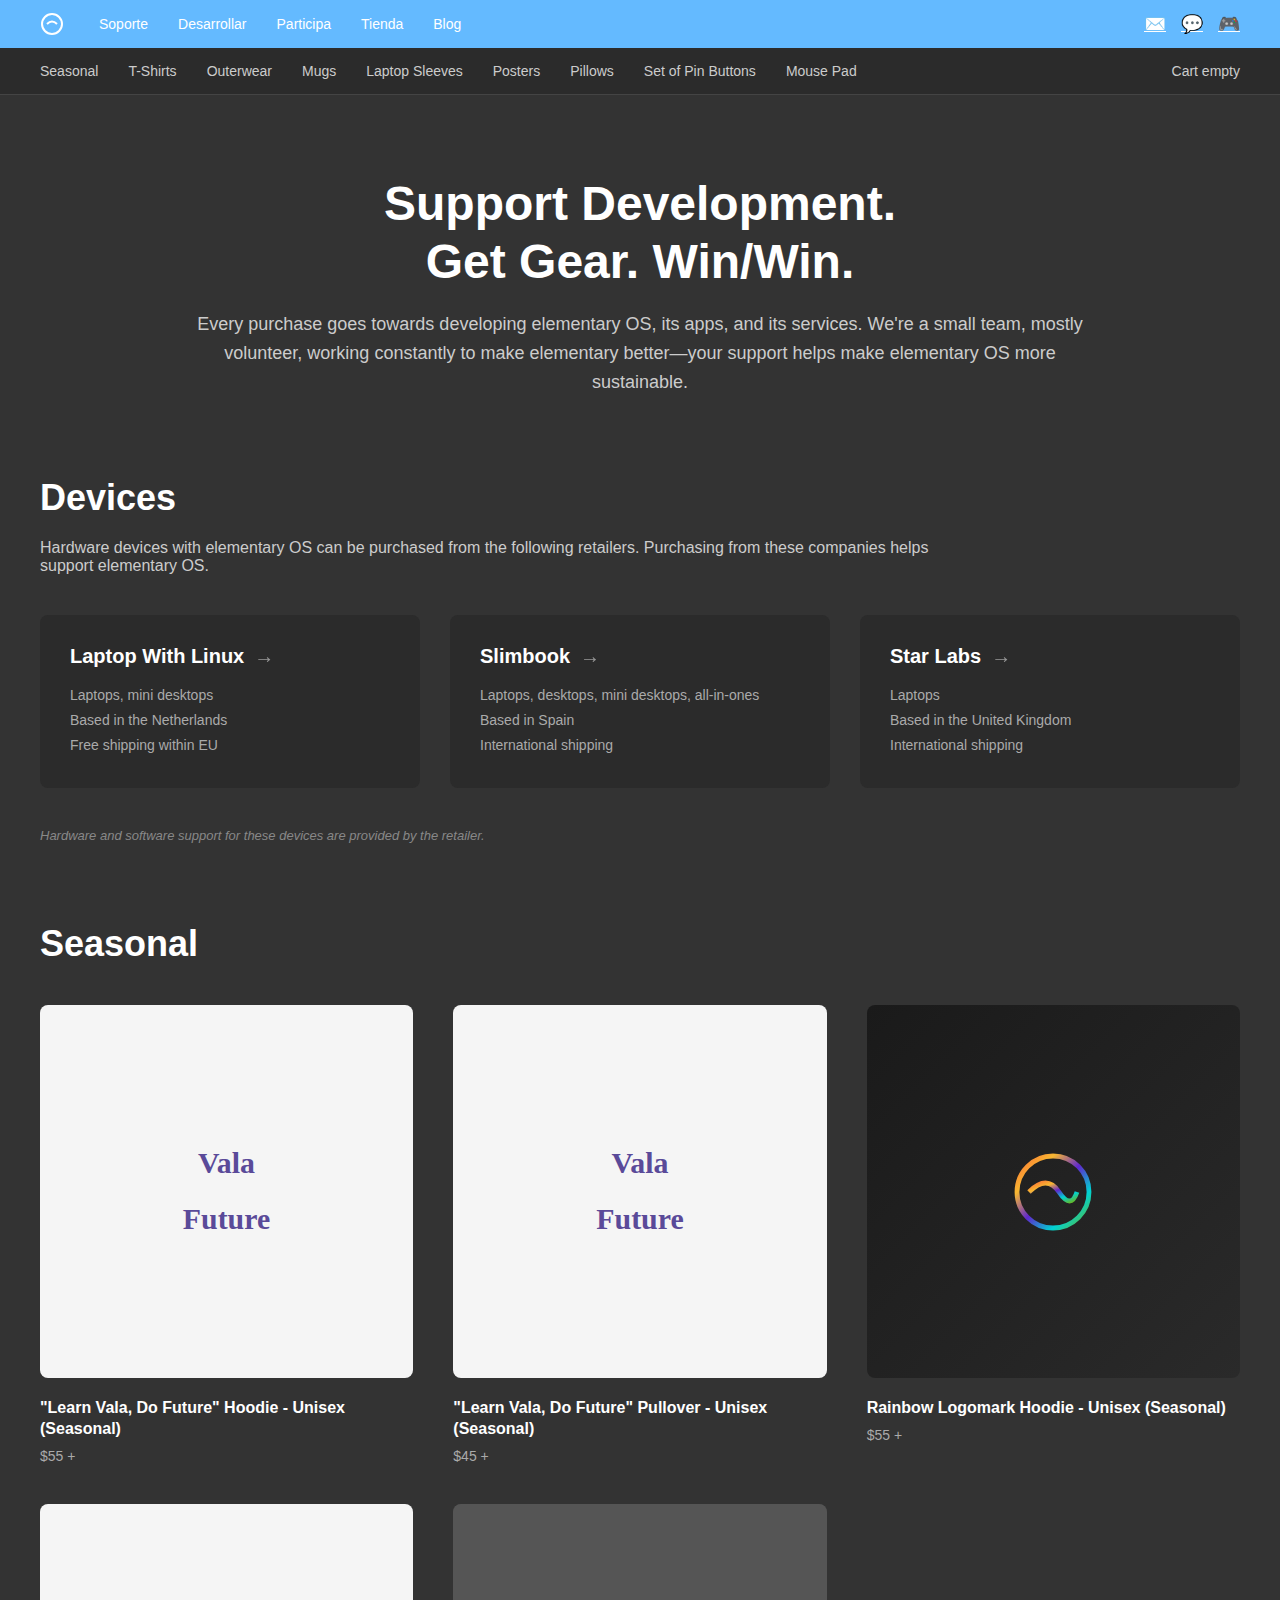
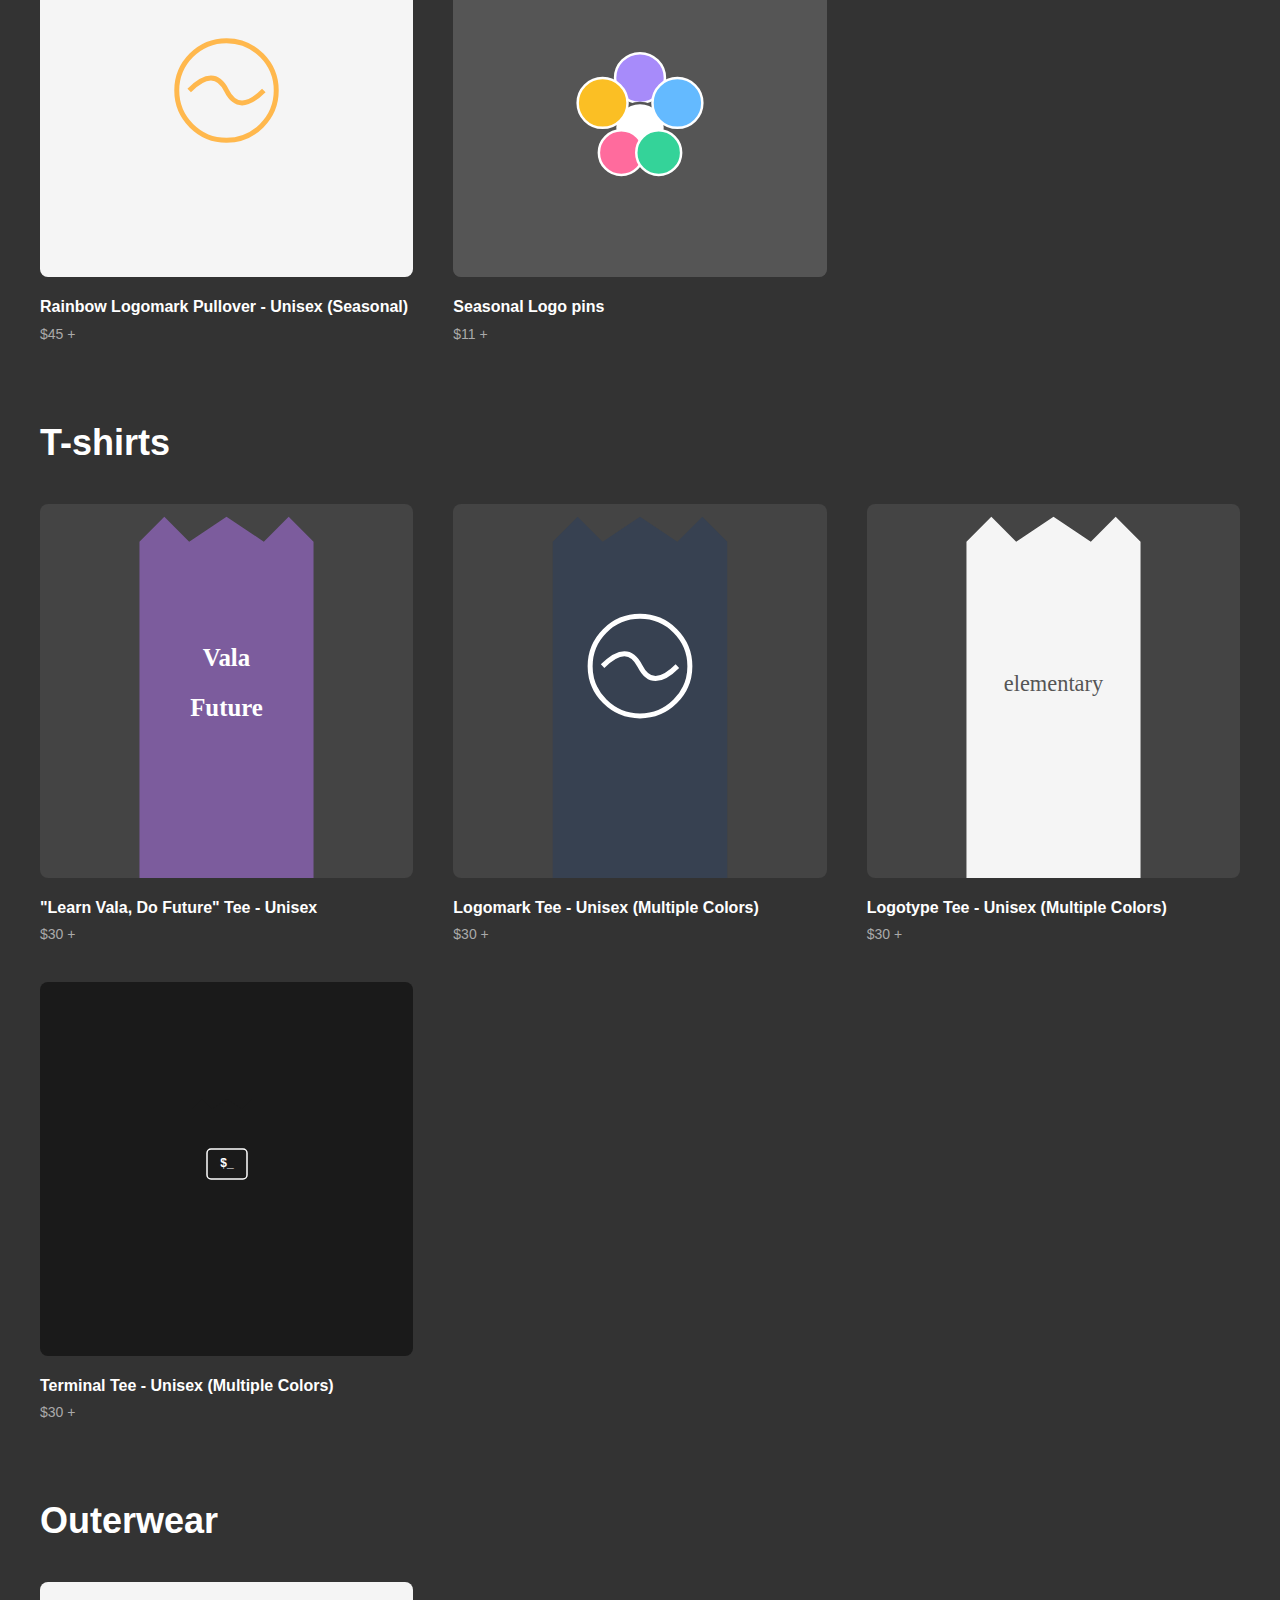
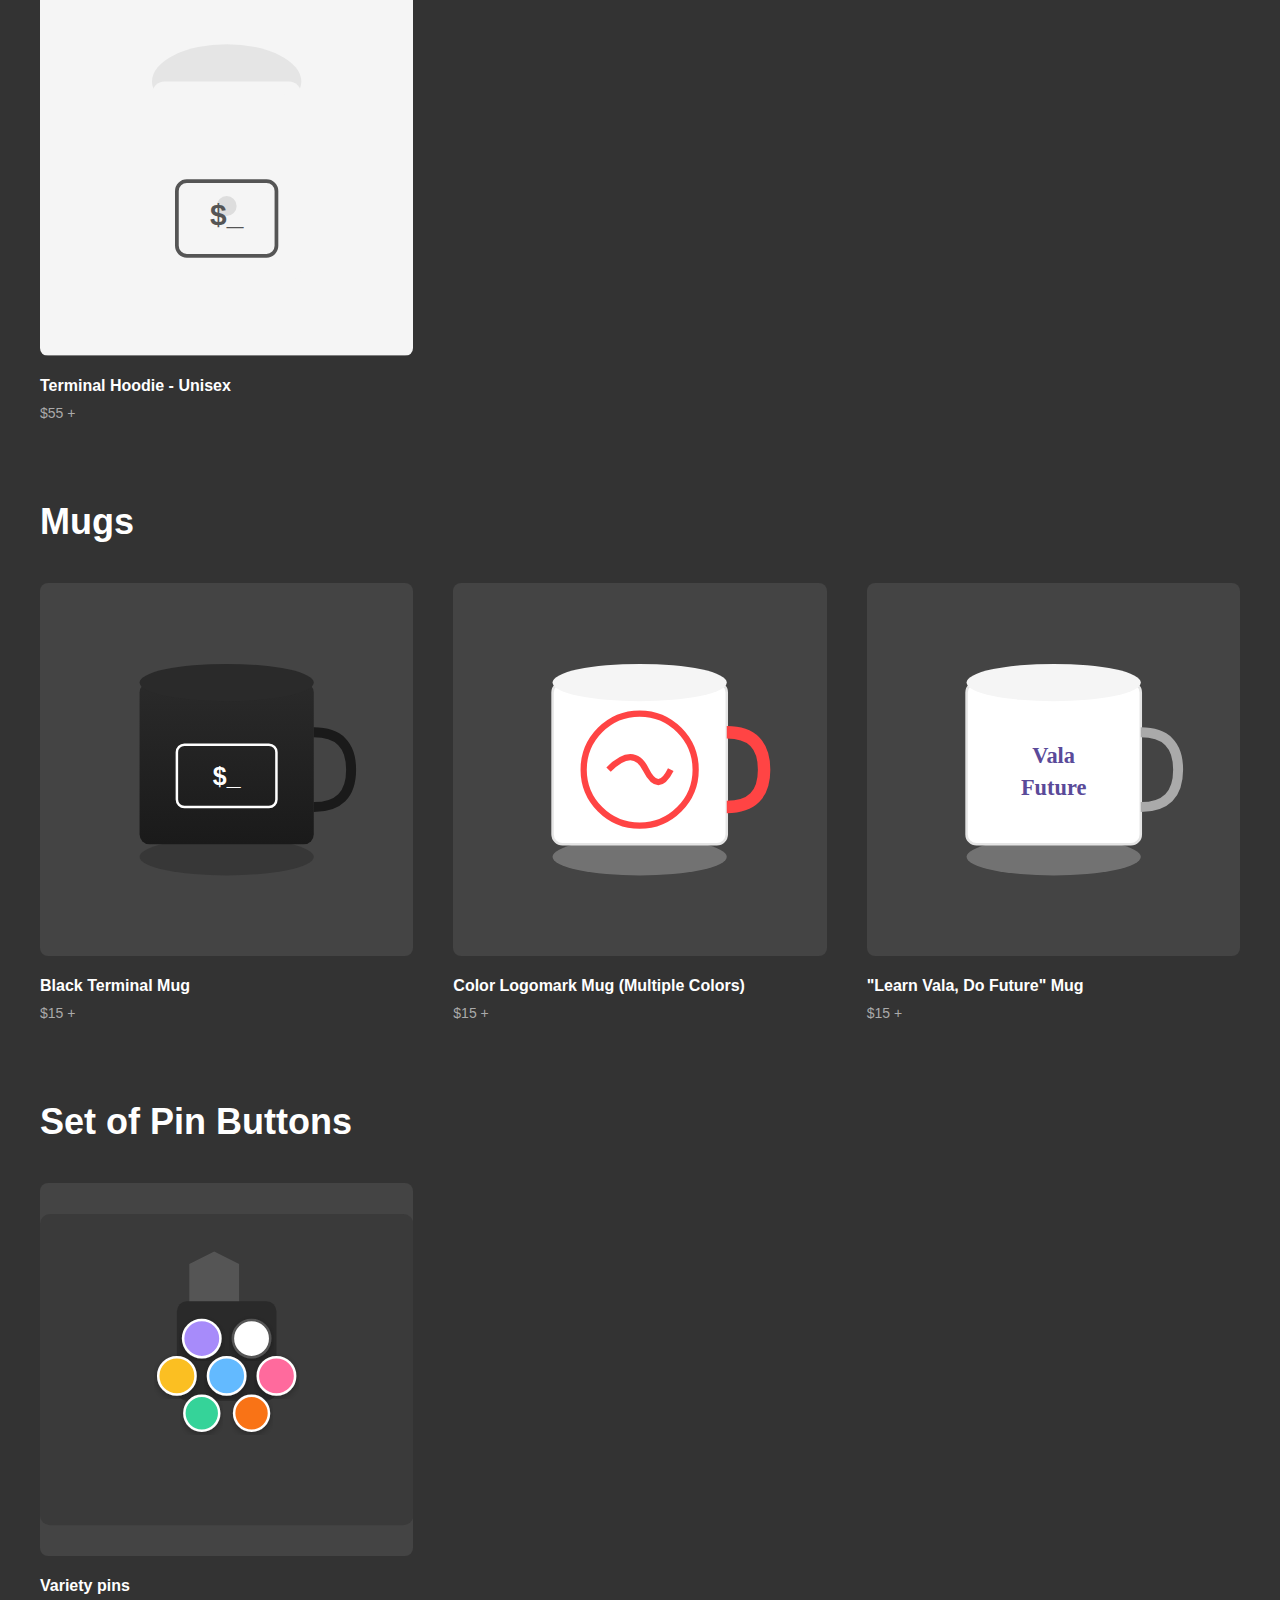
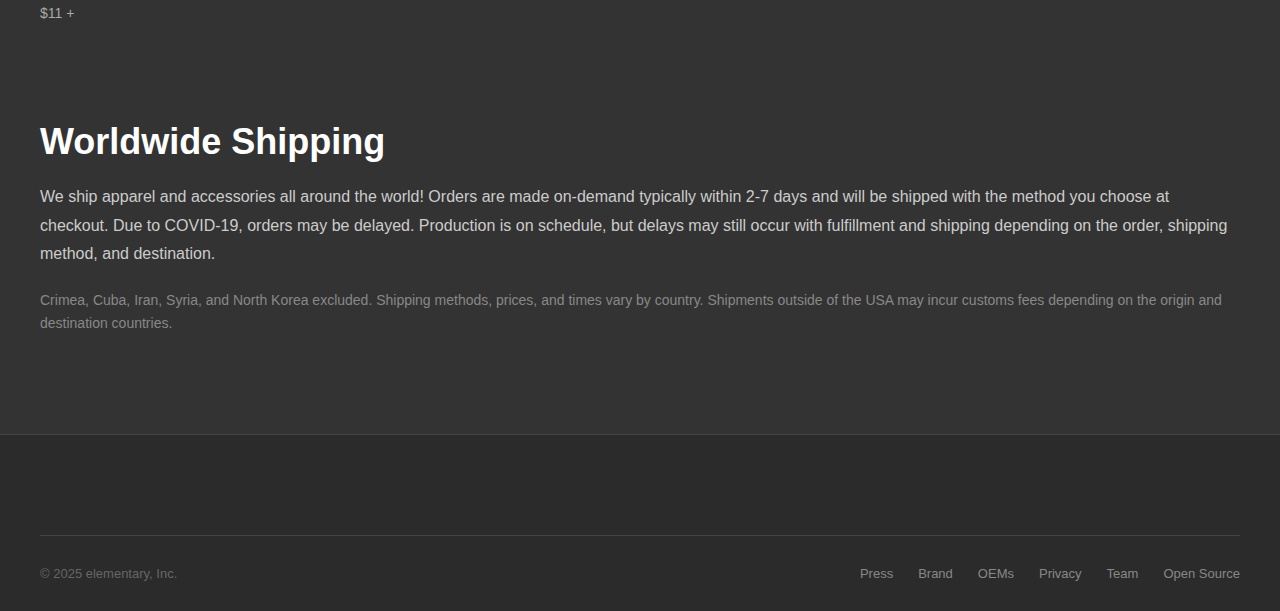
<file: store/store.html>
<!DOCTYPE html>
<html lang="en">
  <head>
    <meta charset="UTF-8" />
    <meta name="viewport" content="width=device-width, initial-scale=1.0" />
    <title>elementary Store</title>
    <link rel="stylesheet" href="store.css" />
  </head>
  <body>
    <!-- Top Navigation -->
    <nav class="top-nav">
      <div class="top-nav-content">
        <a href="#" class="logo">
          <svg viewBox="0 0 24 24" fill="currentColor">
            <circle
              cx="12"
              cy="12"
              r="10"
              fill="none"
              stroke="currentColor"
              stroke-width="2"
            />
            <path
              d="M7 12 Q12 7, 17 12"
              fill="none"
              stroke="currentColor"
              stroke-width="2"
            />
          </svg>
        </a>
        <ul class="top-nav-links">
          <li><a  href="/EquipoWeb/soporte/diseno.html">Soporte</a></li>
                    <li><a  href="/EquipoWeb/desarrollo/index.html" target="_self">Desarrollar</a></li>
                    <li><a  href="/EquipoWeb/Get Involved/Get html.html">Participa</a></li>
                    <li><a  href="/EquipoWeb/store/store.html" target="_self">Tienda</a></li>
                    <li><a  href="/EquipoWeb/blog/blog.html" target="_self">Blog</a></li>
        </ul>
        <div class="social-icons">
          <a href="#">✉️</a>
          <a href="#">💬</a>
          <a href="#">🎮</a>
        </div>
      </div>
    </nav>

    <!-- Secondary Navigation -->
    <nav class="secondary-nav">
      <div class="secondary-nav-content">
        <a href="#seasonal">Seasonal</a>
        <a href="#tshirts">T-Shirts</a>
        <a href="#outerwear">Outerwear</a>
        <a href="#mugs">Mugs</a>
        <a href="#laptop-sleeves">Laptop Sleeves</a>
        <a href="#posters">Posters</a>
        <a href="#pillows">Pillows</a>
        <a href="#pin-buttons">Set of Pin Buttons</a>
        <a href="#mouse-pad">Mouse Pad</a>
        <a class="cart-link" href="#cart">Cart empty</a>
      </div>
    </nav>

    <!-- Hero Section -->
    <section class="hero">
      <h1 class="hero-title">Support Development.<br />Get Gear. Win/Win.</h1>
      <p class="hero-description">
        Every purchase goes towards developing elementary OS, its apps, and its
        services. We're a small team, mostly volunteer, working constantly to
        make elementary better—your support helps make elementary OS more
        sustainable.
      </p>
    </section>

    <!-- Devices Section -->
    <section class="devices-section">
      <h2 class="section-title">Devices</h2>
      <p class="section-description">
        Hardware devices with elementary OS can be purchased from the following
        retailers. Purchasing from these companies helps support elementary OS.
      </p>

      <div class="devices-grid">
        <a href="#" class="device-card">
          <h3 class="device-title">Laptop With Linux</h3>
          <div class="device-info">
            Laptops, mini desktops<br />
            Based in the Netherlands<br />
            Free shipping within EU
          </div>
        </a>

        <a href="#" class="device-card">
          <h3 class="device-title">Slimbook</h3>
          <div class="device-info">
            Laptops, desktops, mini desktops, all-in-ones<br />
            Based in Spain<br />
            International shipping
          </div>
        </a>

        <a href="#" class="device-card">
          <h3 class="device-title">Star Labs</h3>
          <div class="device-info">
            Laptops<br />
            Based in the United Kingdom<br />
            International shipping
          </div>
        </a>
      </div>

      <p class="device-note">
        Hardware and software support for these devices are provided by the
        retailer.
      </p>
    </section>

    <!-- Seasonal Products -->
    <section class="products-section" id="seasonal">
      <h2 class="section-title">Seasonal</h2>

      <div class="products-grid">
        <a href="#" class="product-card">
          <div class="product-image">
            <img
              src="data:image/svg+xml,%3Csvg xmlns='http://www.w3.org/2000/svg' viewBox='0 0 300 300'%3E%3Crect fill='%23f5f5f5' width='300' height='300'/%3E%3Ctext x='50%25' y='45%25' text-anchor='middle' fill='%235a4a99' font-size='24' font-weight='bold' font-family='cursive'%3EVala%3C/text%3E%3Ctext x='50%25' y='60%25' text-anchor='middle' fill='%235a4a99' font-size='24' font-weight='bold' font-family='cursive'%3EFuture%3C/text%3E%3C/svg%3E"
              alt="Hoodie"
            />
          </div>
          <h3 class="product-title">
            "Learn Vala, Do Future" Hoodie - Unisex (Seasonal)
          </h3>
          <p class="product-price">$55 +</p>
        </a>

        <a href="#" class="product-card">
          <div class="product-image">
            <img
              src="data:image/svg+xml,%3Csvg xmlns='http://www.w3.org/2000/svg' viewBox='0 0 300 300'%3E%3Crect fill='%23f5f5f5' width='300' height='300'/%3E%3Ctext x='50%25' y='45%25' text-anchor='middle' fill='%235a4a99' font-size='24' font-weight='bold' font-family='cursive'%3EVala%3C/text%3E%3Ctext x='50%25' y='60%25' text-anchor='middle' fill='%235a4a99' font-size='24' font-weight='bold' font-family='cursive'%3EFuture%3C/text%3E%3C/svg%3E"
              alt="Pullover"
            />
          </div>
          <h3 class="product-title">
            "Learn Vala, Do Future" Pullover - Unisex (Seasonal)
          </h3>
          <p class="product-price">$45 +</p>
        </a>

        <a href="#" class="product-card">
          <div
            class="product-image"
            style="
              background: linear-gradient(135deg, #1a1a1a 0%, #2a2a2a 100%);
              position: relative;
            "
          >
            <svg
              width="120"
              height="120"
              viewBox="0 0 100 100"
              style="
                position: absolute;
                top: 50%;
                left: 50%;
                transform: translate(-50%, -50%);
              "
            >
              <defs>
                <linearGradient
                  id="rainbow"
                  x1="0%"
                  y1="0%"
                  x2="100%"
                  y2="100%"
                >
                  <stop
                    offset="0%"
                    style="stop-color: #ff6b35; stop-opacity: 1"
                  />
                  <stop
                    offset="25%"
                    style="stop-color: #f7b731; stop-opacity: 1"
                  />
                  <stop
                    offset="50%"
                    style="stop-color: #5f27cd; stop-opacity: 1"
                  />
                  <stop
                    offset="75%"
                    style="stop-color: #00d2d3; stop-opacity: 1"
                  />
                  <stop
                    offset="100%"
                    style="stop-color: #68b723; stop-opacity: 1"
                  />
                </linearGradient>
              </defs>
              <circle
                cx="50"
                cy="50"
                r="30"
                fill="none"
                stroke="url(#rainbow)"
                stroke-width="4"
              />
              <path
                d="M30 50 Q45 35, 55 50 Q65 65, 70 50"
                stroke="url(#rainbow)"
                stroke-width="4"
                fill="none"
              />
            </svg>
          </div>
          <h3 class="product-title">
            Rainbow Logomark Hoodie - Unisex (Seasonal)
          </h3>
          <p class="product-price">$55 +</p>
        </a>

        <a href="#" class="product-card">
          <div class="product-image">
            <img
              src="data:image/svg+xml,%3Csvg xmlns='http://www.w3.org/2000/svg' viewBox='0 0 300 300'%3E%3Crect fill='%23f5f5f5' width='300' height='300'/%3E%3Ccircle cx='150' cy='150' r='40' fill='none' stroke='%23ffb84d' stroke-width='4'/%3E%3Cpath d='M120 150 Q140 130, 150 150 Q160 170, 180 150' stroke='%23ffb84d' stroke-width='4' fill='none'/%3E%3C/svg%3E"
              alt="Pullover"
            />
          </div>
          <h3 class="product-title">
            Rainbow Logomark Pullover - Unisex (Seasonal)
          </h3>
          <p class="product-price">$45 +</p>
        </a>

        <a href="#" class="product-card">
          <div class="product-image">
            <img
              src="data:image/svg+xml,%3Csvg xmlns='http://www.w3.org/2000/svg' viewBox='0 0 300 300'%3E%3Crect fill='%23555' width='300' height='300'/%3E%3Ccircle cx='150' cy='140' r='20' fill='%23a78bfa' stroke='white' stroke-width='2'/%3E%3Ccircle cx='150' cy='180' r='20' fill='white' stroke='%23555' stroke-width='2'/%3E%3Ccircle cx='120' cy='160' r='20' fill='%23fbbf24' stroke='white' stroke-width='2'/%3E%3Ccircle cx='180' cy='160' r='20' fill='%2364baff' stroke='white' stroke-width='2'/%3E%3Ccircle cx='135' cy='200' r='18' fill='%23ff6b9d' stroke='white' stroke-width='2'/%3E%3Ccircle cx='165' cy='200' r='18' fill='%2334d399' stroke='white' stroke-width='2'/%3E%3C/svg%3E"
              alt="Pins"
            />
          </div>
          <h3 class="product-title">Seasonal Logo pins</h3>
          <p class="product-price">$11 +</p>
        </a>
      </div>
    </section>

    <!-- T-Shirts -->
    <section class="products-section" id="tshirts">
      <h2 class="section-title">T-shirts</h2>

      <div class="products-grid">
        <a href="#" class="product-card">
          <div class="product-image">
            <img
              src="data:image/svg+xml,%3Csvg xmlns='http://www.w3.org/2000/svg' viewBox='0 0 300 400'%3E%3Cpath d='M80 80 L80 400 L220 400 L220 80 L200 60 L180 80 L150 60 L120 80 L100 60 Z' fill='%237c5c9d'/%3E%3Ctext x='50%25' y='45%25' text-anchor='middle' fill='white' font-size='20' font-weight='bold' font-family='cursive'%3EVala%3C/text%3E%3Ctext x='50%25' y='55%25' text-anchor='middle' fill='white' font-size='20' font-weight='bold' font-family='cursive'%3EFuture%3C/text%3E%3C/svg%3E"
              alt="T-shirt"
            />
          </div>
          <h3 class="product-title">"Learn Vala, Do Future" Tee - Unisex</h3>
          <p class="product-price">$30 +</p>
        </a>

        <a href="#" class="product-card">
          <div class="product-image">
            <img
              src="data:image/svg+xml,%3Csvg xmlns='http://www.w3.org/2000/svg' viewBox='0 0 300 400'%3E%3Cpath d='M80 80 L80 400 L220 400 L220 80 L200 60 L180 80 L150 60 L120 80 L100 60 Z' fill='%23374151'/%3E%3Ccircle cx='150' cy='180' r='40' fill='none' stroke='white' stroke-width='4'/%3E%3Cpath d='M120 180 Q140 160, 150 180 Q160 200, 180 180' stroke='white' stroke-width='4' fill='none'/%3E%3C/svg%3E"
              alt="T-shirt"
            />
          </div>
          <h3 class="product-title">Logomark Tee - Unisex (Multiple Colors)</h3>
          <p class="product-price">$30 +</p>
        </a>

        <a href="#" class="product-card">
          <div class="product-image">
            <img
              src="data:image/svg+xml,%3Csvg xmlns='http://www.w3.org/2000/svg' viewBox='0 0 300 400'%3E%3Cpath d='M80 80 L80 400 L220 400 L220 80 L200 60 L180 80 L150 60 L120 80 L100 60 Z' fill='%23f5f5f5'/%3E%3Ctext x='50%25' y='50%25' text-anchor='middle' fill='%23555' font-size='18' font-weight='300'%3Eelementary%3C/text%3E%3C/svg%3E"
              alt="T-shirt"
            />
          </div>
          <h3 class="product-title">Logotype Tee - Unisex (Multiple Colors)</h3>
          <p class="product-price">$30 +</p>
        </a>

        <a href="#" class="product-card">
          <div class="product-image" style="background: #1a1a1a">
            <svg width="150" height="200" viewBox="0 0 300 400">
              <path
                d="M80 80 L80 400 L220 400 L220 80 L200 60 L180 80 L150 60 L120 80 L100 60 Z"
                fill="#1a1a1a"
              />
              <rect
                x="110"
                y="160"
                width="80"
                height="60"
                rx="8"
                fill="none"
                stroke="white"
                stroke-width="3"
              />
              <text
                x="150"
                y="195"
                text-anchor="middle"
                fill="white"
                font-size="24"
                font-weight="600"
              >
                $_
              </text>
            </svg>
          </div>
          <h3 class="product-title">Terminal Tee - Unisex (Multiple Colors)</h3>
          <p class="product-price">$30 +</p>
        </a>
      </div>
    </section>

    <!-- Outerwear -->
    <section class="products-section" id="outerwear">
      <h2 class="section-title">Outerwear</h2>

      <div class="products-grid">
        <a href="#" class="product-card">
          <div class="product-image">
            <svg width="100%" height="100%" viewBox="0 0 300 300">
              <rect fill="#f5f5f5" width="300" height="300" />
              <ellipse cx="150" cy="80" rx="60" ry="30" fill="#e5e5e5" />
              <rect
                x="90"
                y="80"
                width="120"
                height="160"
                rx="10"
                fill="#f5f5f5"
              />
              <rect
                x="70"
                y="90"
                width="40"
                height="120"
                rx="8"
                fill="#f5f5f5"
              />
              <rect
                x="190"
                y="90"
                width="40"
                height="120"
                rx="8"
                fill="#f5f5f5"
              />
              <circle cx="150" cy="180" r="8" fill="#ddd" />
              <rect
                x="110"
                y="160"
                width="80"
                height="60"
                rx="8"
                fill="none"
                stroke="#555"
                stroke-width="3"
              />
              <text
                x="150"
                y="195"
                text-anchor="middle"
                fill="#555"
                font-size="24"
                font-weight="600"
              >
                $_
              </text>
            </svg>
          </div>
          <h3 class="product-title">Terminal Hoodie - Unisex</h3>
          <p class="product-price">$55 +</p>
        </a>
      </div>
    </section>

    <!-- Mugs -->
    <section class="products-section" id="mugs">
      <h2 class="section-title">Mugs</h2>

      <div class="products-grid">
        <a href="#" class="product-card">
          <div class="product-image">
            <svg width="100%" height="100%" viewBox="0 0 300 300">
              <defs>
                <linearGradient
                  id="mugGradient"
                  x1="0%"
                  y1="0%"
                  x2="0%"
                  y2="100%"
                >
                  <stop
                    offset="0%"
                    style="stop-color: #2a2a2a; stop-opacity: 1"
                  />
                  <stop
                    offset="100%"
                    style="stop-color: #1a1a1a; stop-opacity: 1"
                  />
                </linearGradient>
              </defs>
              <ellipse
                cx="150"
                cy="220"
                rx="70"
                ry="15"
                fill="#1a1a1a"
                opacity="0.3"
              />
              <rect
                x="80"
                y="80"
                width="140"
                height="130"
                rx="8"
                fill="url(#mugGradient)"
              />
              <ellipse cx="150" cy="80" rx="70" ry="15" fill="#2a2a2a" />
              <path
                d="M220 120 Q250 120, 250 150 Q250 180, 220 180"
                stroke="#1a1a1a"
                stroke-width="8"
                fill="none"
              />
              <rect
                x="110"
                y="130"
                width="80"
                height="50"
                rx="6"
                fill="none"
                stroke="white"
                stroke-width="2"
              />
              <text
                x="150"
                y="162"
                text-anchor="middle"
                fill="white"
                font-size="20"
                font-weight="600"
              >
                $_
              </text>
            </svg>
          </div>
          <h3 class="product-title">Black Terminal Mug</h3>
          <p class="product-price">$15 +</p>
        </a>

        <a href="#" class="product-card">
          <div class="product-image">
            <svg width="100%" height="100%" viewBox="0 0 300 300">
              <ellipse
                cx="150"
                cy="220"
                rx="70"
                ry="15"
                fill="#ddd"
                opacity="0.3"
              />
              <rect
                x="80"
                y="80"
                width="140"
                height="130"
                rx="8"
                fill="white"
                stroke="#e5e5e5"
                stroke-width="2"
              />
              <ellipse cx="150" cy="80" rx="70" ry="15" fill="#f5f5f5" />
              <path
                d="M220 120 Q250 120, 250 150 Q250 180, 220 180"
                stroke="#ff4444"
                stroke-width="10"
                fill="none"
              />
              <circle
                cx="150"
                cy="150"
                r="45"
                fill="none"
                stroke="#ff4444"
                stroke-width="5"
              />
              <path
                d="M125 150 Q145 130, 155 150 Q165 170, 175 150"
                stroke="#ff4444"
                stroke-width="5"
                fill="none"
              />
            </svg>
          </div>
          <h3 class="product-title">Color Logomark Mug (Multiple Colors)</h3>
          <p class="product-price">$15 +</p>
        </a>

        <a href="#" class="product-card">
          <div class="product-image">
            <svg width="100%" height="100%" viewBox="0 0 300 300">
              <ellipse
                cx="150"
                cy="220"
                rx="70"
                ry="15"
                fill="#ddd"
                opacity="0.3"
              />
              <rect
                x="80"
                y="80"
                width="140"
                height="130"
                rx="8"
                fill="white"
                stroke="#e5e5e5"
                stroke-width="2"
              />
              <ellipse cx="150" cy="80" rx="70" ry="15" fill="#f5f5f5" />
              <path
                d="M220 120 Q250 120, 250 150 Q250 180, 220 180"
                stroke="#aaa"
                stroke-width="8"
                fill="none"
              />
              <text
                x="150"
                y="145"
                text-anchor="middle"
                fill="#5a4a99"
                font-size="18"
                font-weight="bold"
                font-family="cursive"
              >
                Vala
              </text>
              <text
                x="150"
                y="170"
                text-anchor="middle"
                fill="#5a4a99"
                font-size="18"
                font-weight="bold"
                font-family="cursive"
              >
                Future
              </text>
            </svg>
          </div>
          <h3 class="product-title">"Learn Vala, Do Future" Mug</h3>
          <p class="product-price">$15 +</p>
        </a>
      </div>
    </section>

    <!-- Set of Pin Buttons -->
    <section class="products-section" id="pin-buttons">
      <h2 class="section-title">Set of Pin Buttons</h2>

      <div class="products-grid">
        <a href="#" class="product-card">
          <div class="product-image">
            <svg width="100%" height="100%" viewBox="0 0 300 250">
              <defs>
                <filter id="shadow">
                  <feDropShadow
                    dx="0"
                    dy="2"
                    stdDeviation="3"
                    flood-opacity="0.3"
                  />
                </filter>
              </defs>
              <rect fill="#3a3a3a" width="300" height="250" rx="8" />
              <path
                d="M120 40 L140 30 L160 40 L160 80 Q150 90, 150 110 L150 130 L140 130 L140 110 Q140 90, 130 80 L120 80 Z"
                fill="#555"
              />
              <rect
                x="110"
                y="70"
                width="80"
                height="80"
                rx="8"
                fill="#2a2a2a"
              />

              <circle
                cx="130"
                cy="100"
                r="15"
                fill="#a78bfa"
                stroke="white"
                stroke-width="2"
                filter="url(#shadow)"
              />
              <circle
                cx="170"
                cy="100"
                r="15"
                fill="white"
                stroke="#555"
                stroke-width="2"
                filter="url(#shadow)"
              />
              <circle
                cx="110"
                cy="130"
                r="15"
                fill="#fbbf24"
                stroke="white"
                stroke-width="2"
                filter="url(#shadow)"
              />
              <circle
                cx="150"
                cy="130"
                r="15"
                fill="#64baff"
                stroke="white"
                stroke-width="2"
                filter="url(#shadow)"
              />
              <circle
                cx="190"
                cy="130"
                r="15"
                fill="#ff6b9d"
                stroke="white"
                stroke-width="2"
                filter="url(#shadow)"
              />
              <circle
                cx="130"
                cy="160"
                r="14"
                fill="#34d399"
                stroke="white"
                stroke-width="2"
                filter="url(#shadow)"
              />
              <circle
                cx="170"
                cy="160"
                r="14"
                fill="#f97316"
                stroke="white"
                stroke-width="2"
                filter="url(#shadow)"
              />
            </svg>
          </div>
          <h3 class="product-title">Variety pins</h3>
          <p class="product-price">$11 +</p>
        </a>
      </div>
    </section>

    <!-- Worldwide Shipping -->
    <section class="shipping-section">
      <h2 class="section-title">Worldwide Shipping</h2>
      <p class="shipping-text">
        We ship apparel and accessories all around the world! Orders are made
        on-demand typically within 2-7 days and will be shipped with the method
        you choose at checkout. Due to COVID-19, orders may be delayed.
        Production is on schedule, but delays may still occur with fulfillment
        and shipping depending on the order, shipping method, and destination.
      </p>
      <p class="shipping-note">
        Crimea, Cuba, Iran, Syria, and North Korea excluded. Shipping methods,
        prices, and times vary by country. Shipments outside of the USA may
        incur customs fees depending on the origin and destination countries.
      </p>
    </section>

    <!-- Footer -->
    <footer class="footer">
      <div class="footer-content">
        <div class="footer-bottom">
          <div>© 2025 elementary, Inc.</div>
          <div class="footer-links">
            <a href="#">Press</a>
            <a href="#">Brand</a>
            <a href="#">OEMs</a>
            <a href="#">Privacy</a>
            <a href="#">Team</a>
            <a href="#">Open Source</a>
          </div>
        </div>
      </div>
    </footer>
  </body>
</html>
</file>
<file: blog/blog.css>
* {
  margin: 0;
  padding: 0;
  box-sizing: border-box;
}

body {
  font-family: "Open Sans", -apple-system, BlinkMacSystemFont, "Segoe UI",
    Roboto, Oxygen, Ubuntu, Cantarell, sans-serif;
  background-color: #1a1a1a;
  color: #ffffff;
}

/* Top Navigation Bar */
.top-nav {
  background-color: #64baff;
  padding: 10px 0;
  display: flex;
  justify-content: center;
  align-items: center;
}

.top-nav-content {
  max-width: 1200px;
  width: 100%;
  padding: 0 20px;
  display: flex;
  align-items: center;
  gap: 30px;
}

.logo {
  display: flex;
  align-items: center;
  gap: 10px;
  text-decoration: none;
  color: white;
}

.logo svg {
  width: 24px;
  height: 24px;
}

.top-nav-links {
  display: flex;
  gap: 25px;
  list-style: none;
}

.top-nav-links a {
  color: white;
  text-decoration: none;
  font-size: 14px;
  font-weight: 500;
  transition: opacity 0.2s;
}

.top-nav-links a:hover {
  opacity: 0.8;
}

.social-icons {
  margin-left: auto;
  display: flex;
  gap: 15px;
}

.social-icons a {
  color: white;
  font-size: 18px;
  transition: opacity 0.2s;
}

.social-icons a:hover {
  opacity: 0.8;
}

/* Secondary Navigation */
.secondary-nav {
  background-color: #2b2b2b;
  padding: 15px 0;
  border-bottom: 1px solid #3a3a3a;
}

.secondary-nav-content {
  max-width: 1200px;
  margin: 0 auto;
  padding: 0 20px;
  display: flex;
  gap: 30px;
}

.secondary-nav a {
  color: #aaaaaa;
  text-decoration: none;
  font-size: 14px;
  font-weight: 500;
  transition: color 0.2s;
}

.secondary-nav a:hover {
  color: #ffffff;
}

.search-box {
  margin-left: auto;
  position: relative;
}

.search-box input {
  background-color: #1a1a1a;
  border: 1px solid #3a3a3a;
  border-radius: 5px;
  padding: 8px 15px 8px 35px;
  color: white;
  font-size: 14px;
  width: 200px;
}

.search-box::before {
  content: "🔍";
  position: absolute;
  left: 12px;
  top: 50%;
  transform: translateY(-50%);
  opacity: 0.5;
}

/* Hero Section */
.hero {
  max-width: 1200px;
  margin: 60px auto;
  padding: 0 20px;
}

.hero-card {
  position: relative;
  border-radius: 8px;
  overflow: hidden;
  background-color: #2b2b2b;
  display: grid;
  grid-template-columns: 1fr 1fr;
  gap: 0;
  height: 400px;
}

.hero-image {
  background-color: #3a3a3a;
  display: flex;
  align-items: center;
  justify-content: center;
  padding: 40px;
}

.monitor-graphic {
  background: white;
  border-radius: 8px;
  padding: 20px;
  width: 100%;
  max-width: 500px;
}

.hero-content {
  padding: 60px 50px;
  display: flex;
  flex-direction: column;
  justify-content: center;
}

.hero-title {
  font-size: 36px;
  font-weight: 700;
  margin-bottom: 15px;
  line-height: 1.2;
}

.hero-subtitle {
  color: #aaaaaa;
  font-size: 16px;
  margin-bottom: 30px;
}

.author-info {
  display: flex;
  align-items: center;
  gap: 12px;
}

.author-avatar {
  width: 40px;
  height: 40px;
  border-radius: 50%;
  background-color: #64baff;
}

.author-details {
  font-size: 14px;
}

.author-name {
  font-weight: 600;
  margin-bottom: 2px;
}

.post-meta {
  color: #888888;
  font-size: 13px;
}

/* Featured Posts Grid */
.featured-posts {
  max-width: 1200px;
  margin: 60px auto;
  padding: 0 20px;
  display: grid;
  grid-template-columns: repeat(3, 1fr);
  gap: 30px;
}

.post-card {
  background-color: #2b2b2b;
  border-radius: 8px;
  overflow: hidden;
  cursor: pointer;
  transition: transform 0.2s, box-shadow 0.2s;
}

.post-card:hover {
  transform: translateY(-5px);
  box-shadow: 0 10px 30px rgba(0, 0, 0, 0.5);
}

.post-thumbnail {
  width: 100%;
  height: 220px;
  background-color: #3a3a3a;
  display: flex;
  align-items: center;
  justify-content: center;
  overflow: hidden;
}

.post-thumbnail img {
  width: 100%;
  height: 100%;
  object-fit: cover;
}

.post-content {
  padding: 25px;
}

.post-title {
  font-size: 22px;
  font-weight: 700;
  margin-bottom: 10px;
  line-height: 1.3;
}

.post-description {
  color: #aaaaaa;
  font-size: 14px;
  margin-bottom: 20px;
  line-height: 1.5;
}

/* More Stories Section */
.more-stories {
  max-width: 1200px;
  margin: 80px auto 60px;
  padding: 0 20px;
}

.section-title {
  font-size: 32px;
  font-weight: 700;
  margin-bottom: 40px;
}

.stories-grid {
  display: grid;
  gap: 40px;
}

.story-card {
  display: grid;
  grid-template-columns: 1fr 1fr;
  gap: 0;
  background-color: #2b2b2b;
  border-radius: 8px;
  overflow: hidden;
  cursor: pointer;
  transition: transform 0.2s;
}

.story-card:hover {
  transform: translateX(5px);
}

.story-image {
  background-color: #3a3a3a;
  display: flex;
  align-items: center;
  justify-content: center;
  padding: 40px;
  min-height: 250px;
}

.story-content {
  padding: 40px;
  display: flex;
  flex-direction: column;
  justify-content: center;
}

.story-title {
  font-size: 28px;
  font-weight: 700;
  margin-bottom: 12px;
  line-height: 1.3;
}

.story-subtitle {
  color: #aaaaaa;
  font-size: 15px;
  margin-bottom: 25px;
}

/* Colorful Logo Backgrounds */
.gradient-bg-1 {
  background: linear-gradient(135deg, #8a4d76, #64baff, #68b723);
}

.gradient-bg-2 {
  background: linear-gradient(
    135deg,
    #ff6b35,
    #f7b731,
    #5f27cd,
    #00d2d3,
    #68b723
  );
}

/* Footer */
.footer {
  background-color: #2b2b2b;
  padding: 60px 20px 30px;
  margin-top: 100px;
  border-top: 1px solid #3a3a3a;
}

.footer-content {
  max-width: 1200px;
  margin: 0 auto;
  text-align: center;
}

.footer-title {
  font-size: 28px;
  font-weight: 700;
  margin-bottom: 20px;
}

.footer-text {
  color: #aaaaaa;
  font-size: 16px;
  max-width: 700px;
  margin: 0 auto 30px;
  line-height: 1.6;
}

.footer-link {
  color: #64baff;
  text-decoration: none;
}

.footer-link:hover {
  text-decoration: underline;
}

.pagination {
  text-align: center;
  margin: 60px 0;
}

.pagination a {
  color: #64baff;
  text-decoration: none;
  font-size: 16px;
}

.pagination a:hover {
  text-decoration: underline;
}

.footer-bottom {
  margin-top: 40px;
  padding-top: 30px;
  border-top: 1px solid #3a3a3a;
  color: #666666;
  font-size: 13px;
  display: flex;
  justify-content: space-between;
  max-width: 1200px;
  margin-left: auto;
  margin-right: auto;
}

.footer-links {
  display: flex;
  gap: 20px;
}

.footer-links a {
  color: #666666;
  text-decoration: none;
}

.footer-links a:hover {
  color: #aaaaaa;
}

/* Responsive */
@media (max-width: 968px) {
  .hero-card,
  .story-card {
    grid-template-columns: 1fr;
  }

  .featured-posts {
    grid-template-columns: repeat(2, 1fr);
  }
}

@media (max-width: 640px) {
  .featured-posts {
    grid-template-columns: 1fr;
  }

  .top-nav-content {
    flex-wrap: wrap;
  }

  .social-icons {
    order: -1;
    margin-left: 0;
  }
}
</file>
<file: Get Involved/Get estilo.css>
@import url('https://fonts.googleapis.com/css2?family=Inter:wght@300;400;500;600;700&display=swap');

:root {
    --ui-font: Inter, Helvetica, Roboto, sans-serif;
}

* {
    box-sizing: border-box;
}

nav {
    display: flex;
    justify-content: space-between;
    align-items: center;
    padding: 1rem 2rem; 
    background: transparent;
}
nav ul {
    list-style: none;
    display: flex;
    gap: 2rem;
    margin: 0;
    padding: 0;
    gap: 3rem;
}
nav ul li a {
    color: black;
    text-decoration: none;
    font-weight: 500;
    transition: color 0.5s;
    padding: 8px 10px;

}
nav ul li a.active,
nav ul li a:hover {
    padding: 8px 10px;
    color: rgb(255, 254, 254);
}

html,
body {
    background-color: #f2f2f2;
    color: #333;
    font-family: var(--ui-font);
    font-weight: 400;
    margin: 0;
    padding: 0;
    min-height: 100vh;
}

h1 {
    font-size: 48px;
    font-weight: 300;
    margin: 0 0 16px;
    text-align: center;
}

h2 {
    font-size: 32px;
    font-weight: 300;
    margin: 0 0 16px;
    text-align: center;
}

h3 {
    font-size: 24px;
    font-weight: 600;
    opacity: 0.8;
    text-align: center;
    margin: 16px 0;
}

p {
    line-height: 1.65;
    text-align: center;
}

header {
    background-color: #fff;
    border-bottom: 1px solid #d4d4d4;
    padding: 12px 0;
}

nav {
    display: flex;
    align-items: center;
    justify-content: space-between;
    max-width: 1200px;
    margin: 0 auto;
    padding: 0 24px;
}

nav .logo {
    font-size: 24px;
    font-weight: 600;
    color: #333;
    text-decoration: none;
}

nav .main-nav {
    display: flex;
    gap: 32px;
    align-items: center;
}

nav .main-nav a {
    color: #333;
    text-decoration: none;
    font-size: 15px;
    font-weight: 500;
}

nav .main-nav a:hover {
    color: #64baff;
}

nav .social-icons {
    display: flex;
    gap: 16px;
    margin-left: auto;
}

nav .social-icons a {
    color: #333;
    font-size: 20px;
    text-decoration: none;
}

.hero {
    background-color: #fff;
    padding: 80px 24px;
    text-align: center;
}

.category-buttons {
    display: flex;
    flex-wrap: wrap;
    justify-content: center;
    gap: 12px;
    margin-top: 48px;
}

.category-btn {
    padding: 12px 32px;
    border: none;
    border-radius: 3px;
    font-size: 16px;
    font-weight: 600;
    color: #fff;
    cursor: pointer;
    text-decoration: none;
    display: inline-block;
    transition: opacity 200ms ease;
}

.category-btn:hover {
    opacity: 0.9;
}

.category-btn.funding { background-color: #f9c440; }
.category-btn.translations { background-color: #68b723; }
.category-btn.support { background-color: #ed5353; }
.category-btn.web { background-color: #a56de2; }
.category-btn.desktop { background-color: #64baff; }
.category-btn.design { background-color: #8a8a8a; }

footer {
    background-color: #fff;
    color: #333;
    padding: 24px;
    border-top: 1px solid #d4d4d4;
}

footer .footer-content {
    max-width: 1200px;
    margin: 0 auto;
    display: flex;
    justify-content: space-between;
    align-items: center;
    flex-wrap: wrap;
}

footer .footer-left {
    display: flex;
    gap: 16px;
    align-items: center;
}

footer .footer-right {
    display: flex;
    gap: 16px;
    align-items: center;
}

footer a {
    color: #333;
    text-decoration: none;
    font-size: 14px;
}

footer a:hover {
    color: #64baff;
}

.row {
    margin: 0 auto;
    max-width: 1200px;
    padding: 48px 24px;
    text-align: center;
}

.grid {
    margin: 0 auto;
    max-width: 1200px;
    padding: 32px 16px;
    text-align: center;
}

.grid > * {
    margin: 16px;
}

.button {
    appearance: none;
    background-color: transparent;
    background-image: linear-gradient(to bottom, transparent, transparent 50%, rgba(0, 0, 0, 0.04));
    border: 1px solid rgba(0, 0, 0, 0.2);
    border-radius: 3px;
    box-shadow: inset 0 0 0 1px rgba(255, 255, 255, 0.05), inset 0 1px 0 0 rgba(255, 255, 255, 0.45), inset 0 -1px 0 0 rgba(255, 255, 255, 0.15), 0 1px 0 0 rgba(255, 255, 255, 0.15);
    color: #333;
    cursor: pointer;
    display: inline-block;
    font-family: inherit;
    font-size: 16px;
    margin: 24px;
    padding: 16px 32px;
    text-align: center;
    text-decoration: none;
    text-shadow: 0 1px rgba(255, 255, 255, 0.4);
    transition: all 100ms ease-in;
}

.button.flat {
    background: rgba(0, 0, 0, 0.07);
    border: none;
    box-shadow: none;
    font-weight: 600;
    margin: 12px auto;
    min-width: 250px;
    padding: 10px;
    text-shadow: none;
    transition: opacity 200ms ease;
}

.button.flat:hover {
    opacity: 0.8;
}

.button.flat.suggested-action {
    border-color: transparent;
    color: #fff;
}

#funding .button.flat.suggested-action {
    background-color: #f9c440;
}

#funding .button.flat.suggested-action:hover {
    background-color: #ffcc5c;
    box-shadow: 0 2px 3px -1px rgba(154, 97, 22, 0.3), 0 5px 10px -2px rgba(235, 178, 41, 0.5);
}

.button.flat.secondary-action {
    background-color: #8a8a8a;
    border-color: transparent;
    color: #fff;
}

.button.flat.secondary-action:hover {
    background-color: #999999;
}

#translations .button.flat.suggested-action {
    background-color: #68b723;
}

#translations .button.flat.suggested-action:hover {
    background-color: #7cc936;
    box-shadow: 0 2px 3px -1px rgba(73, 122, 31, 0.3), 0 5px 10px -2px rgba(97, 173, 31, 0.5);
}

#support .button.flat.suggested-action {
    background-color: #ed5353;
}

#support .button.flat.suggested-action:hover {
    background-color: #f06c6c;
    box-shadow: 0 2px 3px -1px rgba(144, 21, 20, 0.3), 0 5px 10px -2px rgba(213, 57, 65, 0.5);
}

#web-development .button.flat.suggested-action {
    background-color: #a56de2;
}

#web-development .button.flat.suggested-action:hover {
    background-color: #b683e8;
    box-shadow: 0 2px 3px -1px rgba(73, 55, 147, 0.3), 0 5px 10px -2px rgba(156, 100, 218, 0.5);
}

#desktop-development .button.flat.suggested-action {
    background-color: #64baff;
}

#desktop-development .button.flat.suggested-action:hover {
    background-color: #7dc5ff;
    box-shadow: 0 2px 3px -1px rgba(30, 51, 134, 0.3), 0 5px 10px -2px rgba(89, 159, 239, 0.5);
}

#design .button.flat.suggested-action {
    background-color: #8a8a8a;
}

#design .button.flat.suggested-action:hover {
    background-color: #999999;
    box-shadow: 0 2px 3px -1px rgba(81, 94, 107, 0.3), 0 5px 10px -2px rgba(131, 147, 157, 0.5);
}

.design-links {
    display: flex;
    flex-wrap: wrap;
    margin: 0 auto;
    max-width: 1200px;
    justify-content: center;
}

.design-links > div {
    color: inherit;
    flex: 1 1 200px;
    text-align: center;
    margin: 8px 16px 48px;
    max-width: 300px;
}

.web-browser {
    border: 2px solid #abacae;
    border-radius: 4px;
    box-sizing: border-box;
    height: auto;
    margin: 24px auto;
    max-width: 100%;
    padding: 146px 190px 100px;
    position: relative;
    text-align: center;
    width: 888px;
}

.web-browser #toolbar {
    border-bottom: 2px solid #abacae;
    padding: 12px;
    padding-top: 9px;
    position: absolute;
    top: 0;
    left: 0;
    width: 100%;
    user-select: none;
}

.web-browser #toolbar #controls {
    display: inline-block;
    vertical-align: middle;
}

.web-browser #toolbar #controls span {
    display: inline-block;
    width: 12px;
    height: 12px;
    border-radius: 50%;
    margin-right: 6px;
}

.web-browser #toolbar #controls .close {
    background-color: #fc5753;
}

.web-browser #toolbar #controls .minimize {
    background-color: #fdbc40;
}

.web-browser #toolbar #controls .maximize {
    background-color: #33c748;
}

.web-browser #toolbar #search-bar {
    background-color: #ddd;
    border-radius: 2px;
    display: inline-block;
    height: 20px;
    margin: 0 12px;
    width: calc(100% - 128px);
    vertical-align: middle;
}

#translations img {
    width: 100%;
    max-width: 600px;
    height: auto;
}

section {
    padding: 32px 0;
}

.translations-content {
    display: flex;
    align-items: flex-start;
    justify-content: space-between;
    max-width: 1200px;
    margin: 0 auto;
    padding: 0;
    gap: 48px;
}

.translations-text {
    flex: 1;
    text-align: left;
    padding-left: 0;
}

.translations-text p {
    text-align: left;
}

.translations-map {
    flex: 1;
    text-align: center;
}

.translations-map img {
    width: 100%;
    max-width: 500px;
    height: auto;
}

.funding-grid {
    display: grid;
    grid-template-columns: repeat(2, 1fr);
    gap: 48px 32px;
    max-width: 1000px;
    margin: 0 auto;
    padding: 32px 24px;
}

.funding-item {
    text-align: center;
}

.funding-item h3 {
    font-size: 48px;
    margin: 0 0 16px 0;
}

@media (min-width: 640px) {
    .grid .half {
        display: inline-block;
        vertical-align: top;
        width: calc(50% - 48px);
    }

    .grid .third {
        width: calc(33.33% - 32px);
        display: inline-block;
        vertical-align: top;
        margin: 16px;
    }
}

@media (max-width: 888px) {
    .web-browser {
        margin: 24px 2%;
        padding: 110px 24px 40px;
        width: 96%;
    }
}

@media (max-width: 900px) {
    .translations-content {
        flex-direction: column;
    }

    .translations-text {
        text-align: center;
    }

    .translations-text p {
        text-align: center;
    }
}

@media (max-width: 768px) {
    h1 {
        font-size: 32px;
    }

    h2 {
        font-size: 24px;
    }

    nav .main-nav {
        gap: 16px;
    }

    .category-buttons {
        flex-direction: column;
        align-items: center;
    }

    .category-btn {
        width: 200px;
    }

    footer .footer-content {
        flex-direction: column;
        gap: 16px;
    }

    .grid .third {
        width: 100%;
        max-width: 400px;
        display: block;
        margin: 16px auto;
    }

    .funding-grid {
        grid-template-columns: 1fr;
    }
    .imagen-libaripay{
        width: 20px;
        height: 10px;;
    }
}
</file>
<file: store/store.css>
* {
  margin: 0;
  padding: 0;
  box-sizing: border-box;
}

body {
  font-family: "Open Sans", -apple-system, BlinkMacSystemFont, "Segoe UI",
    Roboto, Oxygen, Ubuntu, Cantarell, sans-serif;
  background-color: #333333;
  color: #ffffff;
}

/* Top Navigation Bar */
.top-nav {
  background-color: #64baff;
  padding: 12px 0;
  display: flex;
  justify-content: center;
  align-items: center;
}

.top-nav-content {
  max-width: 1400px;
  width: 100%;
  padding: 0 40px;
  display: flex;
  align-items: center;
  gap: 35px;
}

.logo {
  display: flex;
  align-items: center;
  gap: 10px;
  text-decoration: none;
  color: white;
}

.logo svg {
  width: 24px;
  height: 24px;
}

.top-nav-links {
  display: flex;
  gap: 30px;
  list-style: none;
}

.top-nav-links a {
  color: white;
  text-decoration: none;
  font-size: 14px;
  font-weight: 500;
  transition: opacity 0.2s;
}

.top-nav-links a:hover {
  opacity: 0.8;
}

.social-icons {
  margin-left: auto;
  display: flex;
  gap: 15px;
}

.social-icons a {
  color: white;
  font-size: 18px;
  transition: opacity 0.2s;
}

.social-icons a:hover {
  opacity: 0.8;
}

/* Secondary Navigation */
.secondary-nav {
  background-color: #2b2b2b;
  padding: 15px 0;
  border-bottom: 1px solid #444444;
  position: sticky;
  top: 0;
  z-index: 100;
}

.secondary-nav-content {
  max-width: 1400px;
  margin: 0 auto;
  padding: 0 40px;
  display: flex;
  gap: 30px;
  align-items: center;
}

.secondary-nav a {
  color: #cccccc;
  text-decoration: none;
  font-size: 14px;
  font-weight: 500;
  transition: color 0.2s;
  white-space: nowrap;
}

.secondary-nav a:hover {
  color: #ffffff;
}

.cart-link {
  margin-left: auto;
}

/* Hero Section */
.hero {
  max-width: 1400px;
  margin: 80px auto 60px;
  padding: 0 40px;
  text-align: center;
}

.hero-title {
  font-size: 48px;
  font-weight: 700;
  margin-bottom: 20px;
  line-height: 1.2;
}

.hero-description {
  color: #cccccc;
  font-size: 18px;
  max-width: 900px;
  margin: 0 auto 30px;
  line-height: 1.6;
}

/* Devices Section */
.devices-section {
  max-width: 1400px;
  margin: 80px auto 60px;
  padding: 0 40px;
}

.section-title {
  font-size: 36px;
  font-weight: 700;
  margin-bottom: 20px;
}

.section-description {
  color: #cccccc;
  font-size: 16px;
  margin-bottom: 40px;
  max-width: 900px;
}

.devices-grid {
  display: grid;
  grid-template-columns: repeat(3, 1fr);
  gap: 30px;
  margin-bottom: 40px;
}

.device-card {
  background-color: #2b2b2b;
  border-radius: 8px;
  padding: 30px;
  text-decoration: none;
  color: inherit;
  transition: transform 0.2s, background-color 0.2s;
  cursor: pointer;
}

.device-card:hover {
  transform: translateY(-5px);
  background-color: #353535;
}

.device-title {
  font-size: 20px;
  font-weight: 700;
  margin-bottom: 15px;
  display: flex;
  align-items: center;
  gap: 10px;
}

.device-title::after {
  content: "→";
  opacity: 0.5;
}

.device-info {
  color: #aaaaaa;
  font-size: 14px;
  line-height: 1.8;
}

.device-note {
  color: #888888;
  font-size: 13px;
  margin-top: 40px;
  font-style: italic;
}

/* Products Section */
.products-section {
  max-width: 1400px;
  margin: 80px auto;
  padding: 0 40px;
}

.products-grid {
  display: grid;
  grid-template-columns: repeat(auto-fill, minmax(280px, 1fr));
  gap: 40px;
  margin-top: 40px;
}

.product-card {
  text-decoration: none;
  color: inherit;
  cursor: pointer;
  transition: transform 0.2s;
}

.product-card:hover {
  transform: translateY(-5px);
}

.product-image {
  width: 100%;
  aspect-ratio: 1;
  background-color: #444444;
  border-radius: 8px;
  margin-bottom: 20px;
  display: flex;
  align-items: center;
  justify-content: center;
  overflow: hidden;
}

.product-image img {
  width: 100%;
  height: 100%;
  object-fit: cover;
}

.product-title {
  font-size: 16px;
  font-weight: 600;
  margin-bottom: 8px;
  line-height: 1.3;
}

.product-price {
  color: #aaaaaa;
  font-size: 14px;
}

/* Shipping Section */
.shipping-section {
  max-width: 1400px;
  margin: 100px auto;
  padding: 0 40px;
}

.shipping-content {
  max-width: 900px;
}

.shipping-text {
  color: #cccccc;
  font-size: 16px;
  line-height: 1.8;
  margin-bottom: 20px;
}

.shipping-note {
  color: #888888;
  font-size: 14px;
  line-height: 1.6;
}

/* Footer */
.footer {
  background-color: #2b2b2b;
  padding: 60px 40px 30px;
  margin-top: 100px;
  border-top: 1px solid #444444;
}

.footer-content {
  max-width: 1400px;
  margin: 0 auto;
}

.footer-bottom {
  padding-top: 30px;
  border-top: 1px solid #444444;
  color: #666666;
  font-size: 13px;
  display: flex;
  justify-content: space-between;
  margin-top: 40px;
}

.footer-links {
  display: flex;
  gap: 25px;
}

.footer-links a {
  color: #888888;
  text-decoration: none;
  transition: color 0.2s;
}

.footer-links a:hover {
  color: #cccccc;
}

/* Responsive */
@media (max-width: 968px) {
  .devices-grid {
    grid-template-columns: 1fr;
  }

  .products-grid {
    grid-template-columns: repeat(auto-fill, minmax(220px, 1fr));
    gap: 30px;
  }

  .hero-title {
    font-size: 36px;
  }
}

@media (max-width: 640px) {
  .top-nav-content {
    flex-wrap: wrap;
    padding: 0 20px;
  }

  .secondary-nav-content {
    overflow-x: auto;
    padding: 0 20px;
  }

  .hero {
    padding: 0 20px;
    margin: 40px auto;
  }

  .products-section,
  .devices-section,
  .shipping-section {
    padding: 0 20px;
  }

  .products-grid {
    grid-template-columns: repeat(auto-fill, minmax(150px, 1fr));
    gap: 20px;
  }
}
</file>
